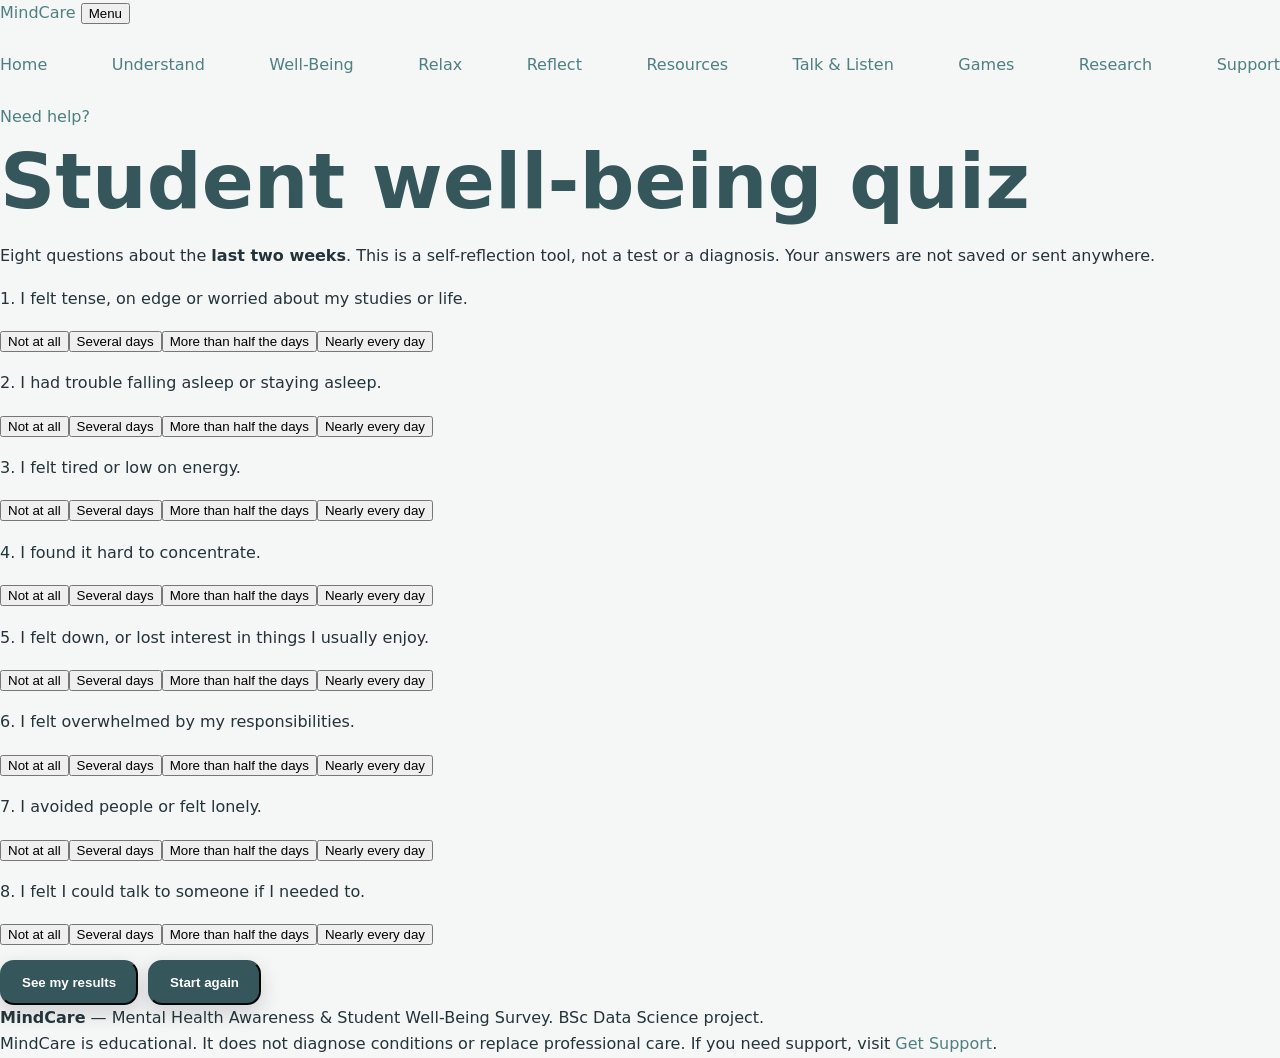
<file: quiz.html>
<!DOCTYPE html>
<html lang="en"><head><meta charset="utf-8"><meta name="viewport" content="width=device-width, initial-scale=1, viewport-fit=cover"><title>Student Quiz | MindCare</title><link rel="stylesheet" href="style.css"></head>
<body><div id="site-header"></div>
<main>
<section class="sec"><div class="w">
<h1 class="ph">Student well-being quiz</h1>
<p class="mu">Eight questions about the <b>last two weeks</b>. This is a self-reflection tool, not a test or a diagnosis. Your answers are not saved or sent anywhere.</p>
<div id="qs"></div>
<div class="btns"><button class="btn" id="sub">See my results</button><button class="btn o" id="rst">Start again</button></div>
<div id="res" aria-live="polite"></div>
</div></section>
</main>
<div id="site-footer"></div><script src="script.js"></script>
<script>
const Q=[["I felt tense, on edge or worried about my studies or life.","s"],["I had trouble falling asleep or staying asleep.","e"],["I felt tired or low on energy.","e"],["I found it hard to concentrate.","f"],["I felt down, or lost interest in things I usually enjoy.","m"],["I felt overwhelmed by my responsibilities.","s"],["I avoided people or felt lonely.","c"],["I felt I could talk to someone if I needed to.","c",1]];
const OP=["Not at all","Several days","More than half the days","Nearly every day"],A=Array(Q.length).fill(null),$=s=>document.getElementById(s);
const AREA={s:["Stress and pressure","Break tasks into small steps, take regular breaks, and try the breathing trainer on the Relax page."],e:["Sleep and energy","Keep a regular bedtime, avoid phones before bed, and take short walks in daylight."],f:["Focus","Study in 25-minute blocks with 5-minute breaks, and keep your phone out of reach."],m:["Mood and interest","Do one small enjoyable thing each day and talk to someone you trust about how you feel."],c:["Connection and support","Message one person this week, join a group, and use the conversation starters on the Reflect page."]};
Q.forEach(([t],i)=>{const d=document.createElement("div");d.className="q";d.innerHTML=`<p>${i+1}. ${t}</p>`;const c=document.createElement("div");c.className="chips";c.style.margin=0;
 OP.forEach((o,v)=>{const b=document.createElement("button");b.className="chip";b.textContent=o;b.setAttribute("aria-pressed","false");b.onclick=()=>{[...c.children].forEach(x=>x.setAttribute("aria-pressed","false"));b.setAttribute("aria-pressed","true");A[i]=v};c.appendChild(b)});d.appendChild(c);$("qs").appendChild(d)});
$("sub").onclick=()=>{
 if(A.includes(null)){$("res").innerHTML='<div class="out"><p>Please answer all 8 questions to see your results.</p></div>';return}
 const sc=A.map((v,i)=>Q[i][2]?3-v:v),tot=sc.reduce((a,b)=>a+b,0),by={};
 Q.forEach(([,k],i)=>{by[k]=by[k]||{s:0,m:0};by[k].s+=sc[i];by[k].m+=3});
 const lvl=tot<=6?["Doing okay","Your answers suggest low strain right now. Keep the habits that are working for you."]:tot<=13?["Some strain","Your answers suggest some strain. Small changes and talking to someone you trust may help."]:["High strain","Your answers suggest a lot of strain. Please consider talking to a counsellor, doctor or someone you trust soon."];
 const top=Object.entries(by).sort((a,b)=>b[1].s/b[1].m-a[1].s/a[1].m).filter(e=>e[1].s>0).slice(0,2);
 let h=`<div class="out"><h3>${lvl[0]} (${tot} of 24)</h3><p>${lvl[1]}</p></div><div class="card plain" style="margin-top:16px"><h3>Where you feel it most</h3>`+
 Object.entries(by).map(([k,v])=>`<div class="row"><span>${AREA[k][0]}</span><span class="t g"><b style="width:${v.s/v.m*100}%"></b></span><span class="n">${v.s}/${v.m}</span></div>`).join("")+"</div>";
 if(top.length)h+=`<div class="card plain" style="margin-top:16px"><h3>Ideas to try</h3><ul class="list">${top.map(e=>`<li><b>${AREA[e[0]][0]}:</b> ${AREA[e[0]][1]}</li>`).join("")}</ul></div>`;
 if(tot>=14)h+='<div class="warn">If things feel heavy, you don\'t have to manage alone. Visit <a href="support.html">Get Support</a>. In India, Tele-MANAS is free and open 24/7 on 14416.</div>';
 h+='<p class="mu sm" style="margin-top:16px">This quiz is not a diagnosis. Only a qualified professional can assess mental health. In our survey, 57% of students rated academic pressure 4 or 5 out of 5, so many students feel this way.</p>';
 $("res").innerHTML=h;$("res").scrollIntoView({behavior:"smooth"})};
$("rst").onclick=()=>{A.fill(null);document.querySelectorAll(".chip").forEach(b=>b.setAttribute("aria-pressed","false"));$("res").innerHTML="";window.scrollTo({top:0,behavior:"smooth"})};
</script></body></html>
</file>
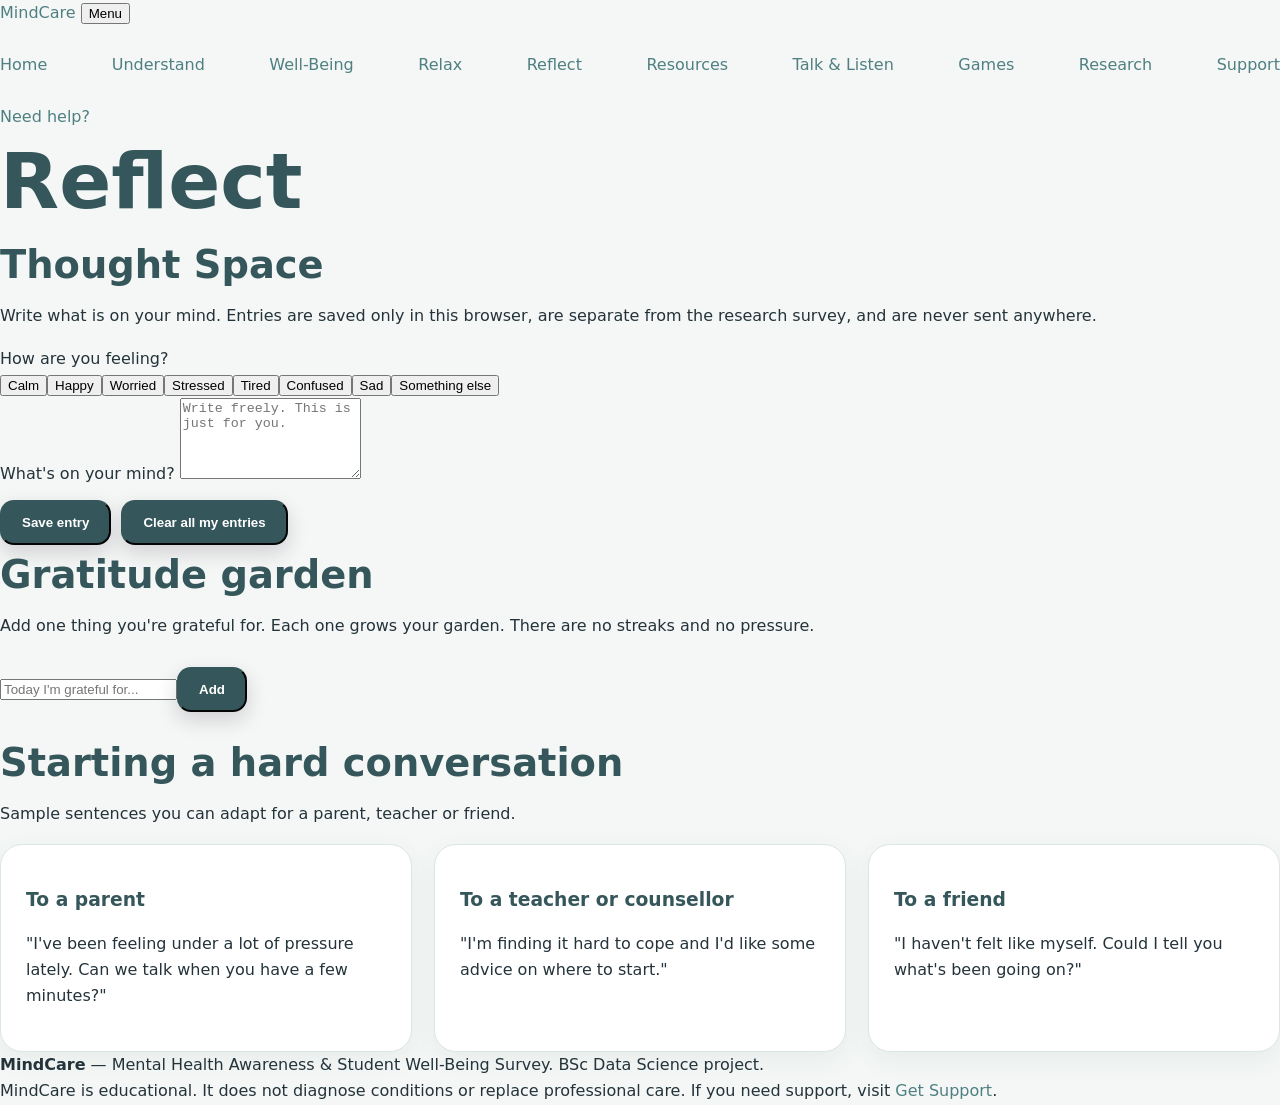
<file: reflect.html>
<!DOCTYPE html>
<html lang="en"><head><meta charset="utf-8"><meta name="viewport" content="width=device-width, initial-scale=1, viewport-fit=cover"><title>Reflect | MindCare</title><link rel="stylesheet" href="style.css"></head>
<body><div id="site-header"></div>
<main>
<section class="sec"><div class="w">
<h1 class="ph">Reflect</h1>
<h2>Thought Space</h2>
<p class="mu">Write what is on your mind. Entries are saved only in this browser, are separate from the research survey, and are never sent anywhere.</p>
<span class="lb">How are you feeling?</span><div class="chips" id="fc"></div>
<label class="lb" for="tx">What's on your mind?</label>
<textarea id="tx" rows="5" placeholder="Write freely. This is just for you."></textarea>
<div class="btns"><button class="btn" id="sv">Save entry</button><button class="btn o" id="cl">Clear all my entries</button></div>
<div id="msg" aria-live="polite"></div>
<div id="ent"></div>
</div></section>

<section class="sec alt"><div class="w">
<h2>Gratitude garden</h2>
<p class="mu">Add one thing you're grateful for. Each one grows your garden. There are no streaks and no pressure.</p>
<div class="ask"><input id="gi" aria-label="Today I'm grateful for" placeholder="Today I'm grateful for..."><button class="btn" id="ga">Add</button></div>
<p id="gd" style="font-size:1.8rem;margin-top:14px;letter-spacing:4px" aria-label="Your garden"></p><ul class="list" id="gl"></ul>
</div></section>

<section class="sec"><div class="w">
<h2>Starting a hard conversation</h2>
<p class="mu">Sample sentences you can adapt for a parent, teacher or friend.</p>
<div class="grid">
<div class="card plain"><h3>To a parent</h3><p>"I've been feeling under a lot of pressure lately. Can we talk when you have a few minutes?"</p></div>
<div class="card plain"><h3>To a teacher or counsellor</h3><p>"I'm finding it hard to cope and I'd like some advice on where to start."</p></div>
<div class="card plain"><h3>To a friend</h3><p>"I haven't felt like myself. Could I tell you what's been going on?"</p></div>
</div></div></section>
</main>
<div id="site-footer"></div><script src="script.js"></script>
<script>
const $=s=>document.querySelector(s);let feel="";
["Calm","Happy","Worried","Stressed","Tired","Confused","Sad","Something else"].forEach(f=>{const b=document.createElement("button");b.className="chip";b.textContent=f;b.setAttribute("aria-pressed","false");
b.onclick=()=>{[...$("#fc").children].forEach(x=>x.setAttribute("aria-pressed","false"));b.setAttribute("aria-pressed","true");feel=f};$("#fc").appendChild(b)});
function esc(s){const d=document.createElement("div");d.textContent=s;return d.innerHTML}
function showE(){const e=st.get("mc_thoughts");$("#ent").innerHTML=e.length?"<h3 style='margin-top:24px'>Your entries</h3>"+e.map(x=>`<div class="card plain" style="margin-top:10px"><p class="mu" style="font-size:.85rem">${esc(x.d)} ${x.f?"| "+esc(x.f):""}</p><p style="margin:0;white-space:pre-wrap">${esc(x.t)}</p></div>`).join(""):""}
$("#sv").onclick=()=>{const t=$("#tx").value.trim();if(!t){$("#msg").innerHTML='<div class="out"><p>Write a few words first.</p></div>';return}
 const e=st.get("mc_thoughts");e.unshift({t,f:feel,d:new Date().toLocaleDateString()});st.set("mc_thoughts",e);$("#tx").value="";
 let m="Thank you for putting that into words. Giving yourself space to pause and organise your thoughts may help you decide what you want to do next.";
 if(SOS.test(t))m=SUP+' You can also visit <a href="support.html">Get Support</a>.';
 $("#msg").innerHTML='<div class="out"><p>'+m+"</p></div>";showE()};
$("#cl").onclick=()=>{if(confirm("Delete all your saved entries from this browser?")){st.clear("mc_thoughts");showE()}};
function showG(){const g=st.get("mc_grat");$("#gd").textContent=g.map(()=>"\u{1F331}").join("");$("#gl").innerHTML=g.map(x=>"<li>"+esc(x)+"</li>").join("")}
$("#ga").onclick=()=>{const v=$("#gi").value.trim();if(!v)return;const g=st.get("mc_grat");g.unshift(v);st.set("mc_grat",g);$("#gi").value="";showG()};
showE();showG();
</script></body></html>
</file>
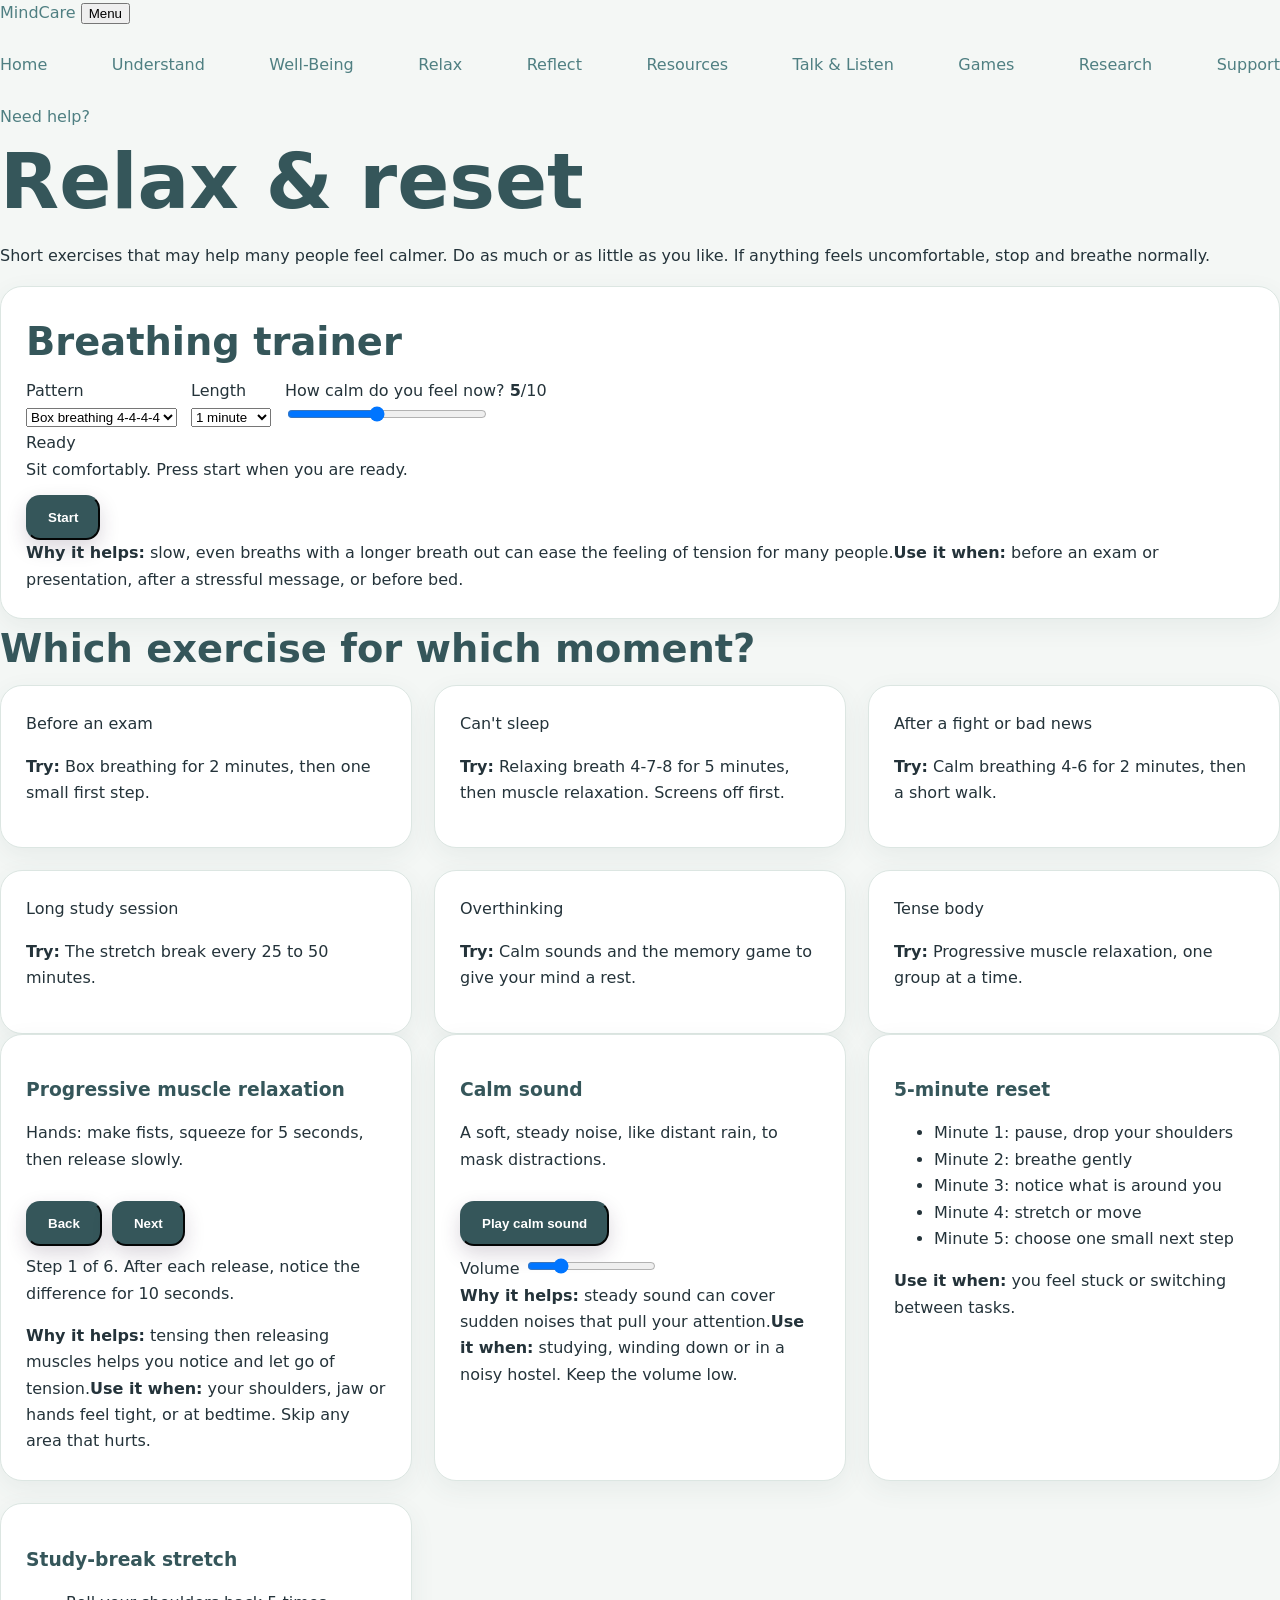
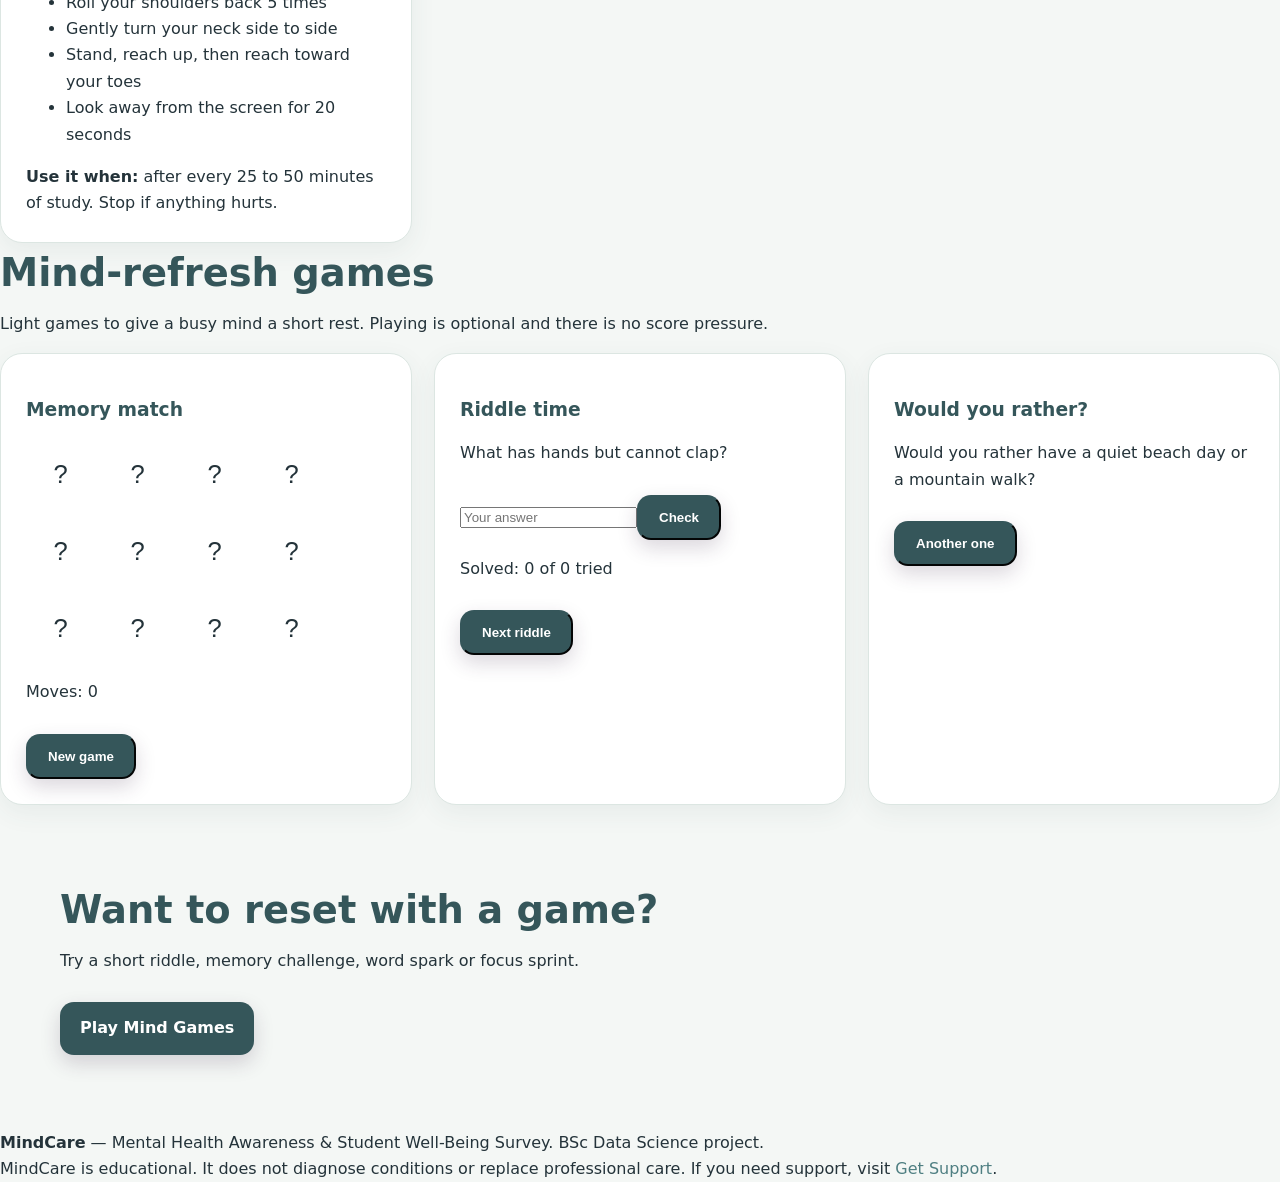
<file: relax.html>
<!DOCTYPE html>
<html lang="en"><head><meta charset="utf-8"><meta name="viewport" content="width=device-width, initial-scale=1, viewport-fit=cover"><title>Relax | MindCare</title><link rel="stylesheet" href="style.css">
<style>.mem{display:grid;grid-template-columns:repeat(4,1fr);gap:8px;max-width:300px;margin:12px 0}.mem button{aspect-ratio:1;font-size:1.6rem;border-radius:12px;border:1px solid var(--ln);background:var(--skyl);color:var(--sky);cursor:pointer}.mem button.on{background:var(--sf)}.mem button:disabled{opacity:.6}</style></head>
<body><div id="site-header"></div>
<main>
<section class="sec" id="breathing"><div class="w">
<h1 class="ph">Relax &amp; reset</h1>
<p class="mu">Short exercises that may help many people feel calmer. Do as much or as little as you like. If anything feels uncomfortable, stop and breathe normally.</p>
<div class="card plain">
<h2>Breathing trainer</h2>
<div style="display:flex;gap:14px;flex-wrap:wrap">
<label>Pattern<br><select id="pat"><option value="box">Box breathing 4-4-4-4</option><option value="calm">Calm breathing 4-6</option><option value="relax">Relaxing breath 4-7-8</option></select></label>
<label>Length<br><select id="dur"><option value="1">1 minute</option><option value="2">2 minutes</option><option value="5">5 minutes</option></select></label>
<label>How calm do you feel now? <b id="bv">5</b>/10<br><input type="range" id="before" min="1" max="10" value="5" style="width:200px"></label>
</div>
<div class="orb" id="orb" aria-hidden="true"></div>
<div class="orbtxt" id="otxt" aria-live="polite"><div class="big">Ready</div><div class="mu">Sit comfortably. Press start when you are ready.</div></div>
<div class="btns" style="justify-content:center"><button class="btn" id="bs">Start</button></div>
<div id="after" hidden class="out"><label>How calm do you feel now? <b id="av">5</b>/10<br><input type="range" id="aft" min="1" max="10" value="5" style="width:220px"></label><div class="btns"><button class="btn o sm2" id="cmp">See the difference</button></div><p id="cres" style="margin-top:10px"></p></div>
<div class="why"><span><b>Why it helps:</b> slow, even breaths with a longer breath out can ease the feeling of tension for many people.</span><span><b>Use it when:</b> before an exam or presentation, after a stressful message, or before bed.</span></div>
</div>
</div></section>

<section class="sec alt"><div class="w">
<h2>Which exercise for which moment?</h2>
<div class="grid">
<div class="card plain"><span class="tag">Before an exam</span><p><b>Try:</b> Box breathing for 2 minutes, then one small first step.</p></div>
<div class="card plain"><span class="tag">Can't sleep</span><p><b>Try:</b> Relaxing breath 4-7-8 for 5 minutes, then muscle relaxation. Screens off first.</p></div>
<div class="card plain"><span class="tag">After a fight or bad news</span><p><b>Try:</b> Calm breathing 4-6 for 2 minutes, then a short walk.</p></div>
<div class="card plain"><span class="tag">Long study session</span><p><b>Try:</b> The stretch break every 25 to 50 minutes.</p></div>
<div class="card plain"><span class="tag">Overthinking</span><p><b>Try:</b> Calm sounds and the memory game to give your mind a rest.</p></div>
<div class="card plain"><span class="tag">Tense body</span><p><b>Try:</b> Progressive muscle relaxation, one group at a time.</p></div>
</div></div></section>

<section class="sec"><div class="w">
<div class="grid" style="margin-top:0">
<div class="card plain"><h3>Progressive muscle relaxation</h3><p id="pt"></p><div class="btns" style="margin-top:6px"><button class="btn o sm2" id="pb">Back</button><button class="btn sm2" id="pn">Next</button></div><p class="mu sm" id="pc" style="margin-top:8px"></p>
<div class="why"><span><b>Why it helps:</b> tensing then releasing muscles helps you notice and let go of tension.</span><span><b>Use it when:</b> your shoulders, jaw or hands feel tight, or at bedtime. Skip any area that hurts.</span></div></div>
<div class="card plain"><h3>Calm sound</h3><p>A soft, steady noise, like distant rain, to mask distractions.</p><div class="btns" style="margin-top:0"><button class="btn sm2" id="sb">Play calm sound</button></div><label class="sm mu" style="display:block;margin-top:10px">Volume <input type="range" id="vol" min="1" max="60" value="15"></label>
<div class="why"><span><b>Why it helps:</b> steady sound can cover sudden noises that pull your attention.</span><span><b>Use it when:</b> studying, winding down or in a noisy hostel. Keep the volume low.</span></div></div>
<div class="card plain"><h3>5-minute reset</h3><ul class="list"><li>Minute 1: pause, drop your shoulders</li><li>Minute 2: breathe gently</li><li>Minute 3: notice what is around you</li><li>Minute 4: stretch or move</li><li>Minute 5: choose one small next step</li></ul>
<div class="why"><span><b>Use it when:</b> you feel stuck or switching between tasks.</span></div></div>
<div class="card plain"><h3>Study-break stretch</h3><ul class="list"><li>Roll your shoulders back 5 times</li><li>Gently turn your neck side to side</li><li>Stand, reach up, then reach toward your toes</li><li>Look away from the screen for 20 seconds</li></ul>
<div class="why"><span><b>Use it when:</b> after every 25 to 50 minutes of study. Stop if anything hurts.</span></div></div>
</div></div></section>

<section class="sec alt"><div class="w">
<h2>Mind-refresh games</h2>
<p class="mu">Light games to give a busy mind a short rest. Playing is optional and there is no score pressure.</p>
<div class="grid">
<div class="card plain"><h3>Memory match</h3><div class="mem" id="mem"></div><p class="mu sm" id="mm">Moves: 0</p><button class="btn o sm2" id="mr">New game</button></div>
<div class="card plain"><h3>Riddle time</h3><p id="rq"></p><div class="ask" style="margin-top:0"><input id="ri" aria-label="Your answer" placeholder="Your answer"><button class="btn sm2" id="rc">Check</button></div><p id="rm" class="sm" style="margin-top:10px"></p><p class="mu sm" id="rs"></p><button class="btn o sm2" id="rn">Next riddle</button></div>
<div class="card plain"><h3>Would you rather?</h3><p id="wq"></p><button class="btn o sm2" id="wn">Another one</button></div>
</div></div></section>
<section class="section"><div class="wrap"><div class="mw-games-banner"><div><h2>Want to reset with a game?</h2><p>Try a short riddle, memory challenge, word spark or focus sprint.</p></div><a class="btn" href="games.html">Play Mind Games</a></div></div></section></main>
<div id="site-footer"></div><script src="script.js"></script>
<script>
const $=s=>document.getElementById(s);
/* Breathing trainer */
const PAT={box:[["Breathe in",4],["Hold",4],["Breathe out",4],["Hold",4]],calm:[["Breathe in",4],["Breathe out",6]],relax:[["Breathe in",4],["Hold",7],["Breathe out",8]]};
let tm=null,el=0,tot=0,pi=0,left=0,cur=null;
const fmt=s=>Math.floor(s/60)+":"+String(s%60).padStart(2,"0");
function phase(){const[n,l]=cur[pi];left=l;$("orb").style.transitionDuration=l+"s";if(n==="Breathe in")$("orb").style.transform="scale(1)";if(n==="Breathe out")$("orb").style.transform="scale(.6)";show()}
function show(){$("otxt").innerHTML=`<div class="big">${cur[pi][0]}</div><div class="mu">${left} &middot; ${fmt(tot-el)} left</div>`}
function stop(msg){clearInterval(tm);tm=null;$("bs").textContent="Start";$("orb").style.transitionDuration="1.5s";$("orb").style.transform="scale(.8)";if(msg){$("otxt").innerHTML='<div class="big">Well done</div><div class="mu">Notice how your body feels now.</div>';$("after").hidden=false}else $("otxt").innerHTML='<div class="big">Paused</div><div class="mu">Press start whenever you like.</div>'}
$("bs").onclick=()=>{if(tm){stop(false);return}
 cur=PAT[$("pat").value];tot=+$("dur").value*60;el=0;pi=0;$("after").hidden=true;$("cres").textContent="";$("bs").textContent="Stop";phase();
 tm=setInterval(()=>{el++;left--;if(el>=tot){stop(true);return}if(left<=0){pi=(pi+1)%cur.length;phase()}else show()},1000)};
$("before").oninput=e=>$("bv").textContent=e.target.value;$("aft").oninput=e=>$("av").textContent=e.target.value;
$("cmp").onclick=()=>{const b=+$("before").value,a=+$("aft").value,d=a-b;$("cres").textContent=d>0?`Before: ${b}, after: ${a}. You feel ${d} point${d>1?"s":""} calmer. Nice work.`:d===0?`Before: ${b}, after: ${a}. No change this time, which is normal. Try again, or another exercise.`:`Before: ${b}, after: ${a}. If you feel less calm, that's okay. Stop, breathe normally, or try a different exercise.`};
/* Progressive muscle relaxation */
const P=["Hands: make fists, squeeze for 5 seconds, then release slowly.","Arms: bend your elbows and tense your arms for 5 seconds, then let them drop.","Shoulders: lift them toward your ears for 5 seconds, then release.","Face: scrunch your face gently for 5 seconds, then soften your jaw and forehead.","Stomach: tighten your stomach muscles for 5 seconds, then release.","Legs and feet: press your feet down and tense your legs for 5 seconds, then release."];
let pp=0;function pr(){$("pt").textContent=P[pp];$("pc").textContent=`Step ${pp+1} of ${P.length}. After each release, notice the difference for 10 seconds.`}
$("pn").onclick=()=>{pp=(pp+1)%P.length;pr()};$("pb").onclick=()=>{pp=(pp+P.length-1)%P.length;pr()};pr();
/* Calm sound (generated in the browser, no files needed) */
let ac=null,src=null,gn=null;
$("sb").onclick=()=>{if(src){src.stop();src=null;$("sb").textContent="Play calm sound";return}
 try{ac=ac||new(window.AudioContext||window.webkitAudioContext)();if(ac.state==="suspended")ac.resume();
 const len=ac.sampleRate*3,b=ac.createBuffer(1,len,ac.sampleRate),d=b.getChannelData(0);let l=0;for(let i=0;i<len;i++){l=(l+.02*(Math.random()*2-1))/1.02;d[i]=l*3.5}
 src=ac.createBufferSource();src.buffer=b;src.loop=true;gn=ac.createGain();gn.gain.value=$("vol").value/100;src.connect(gn);gn.connect(ac.destination);src.start();$("sb").textContent="Stop sound"}catch(e){$("sb").textContent="Sound not supported"}};
$("vol").oninput=()=>{if(gn)gn.gain.value=$("vol").value/100};
/* Memory match */
const SY=["\u2600","\u263E","\u2605","\u2661","\u273F","\u266A"];let cards,open,moves,done,lock;
function mem(){cards=[...SY,...SY].sort(()=>Math.random()-.5);open=[];moves=0;done=0;lock=false;$("mm").textContent="Moves: 0";
 $("mem").innerHTML="";cards.forEach((s,i)=>{const b=document.createElement("button");b.textContent="?";b.setAttribute("aria-label","Card "+(i+1));
 b.onclick=()=>{if(lock||b.disabled||open.includes(i))return;b.textContent=s;b.className="on";open.push(i);
 if(open.length===2){moves++;$("mm").textContent="Moves: "+moves;const[x,y]=open,bs=$("mem").children;
  if(cards[x]===cards[y]){bs[x].disabled=bs[y].disabled=true;open=[];done++;if(done===SY.length)$("mm").textContent=`Matched all pairs in ${moves} moves. Well done.`}
  else{lock=true;setTimeout(()=>{[x,y].forEach(k=>{bs[k].textContent="?";bs[k].className=""});open=[];lock=false},700)}}};$("mem").appendChild(b)})}
$("mr").onclick=mem;mem();
/* Riddles */
const RD=[["What has hands but cannot clap?","clock"],["What gets wetter the more it dries?","towel"],["What has keys but cannot open locks?","piano"],["What can you catch but not throw?","cold"],["What has a face and two hands but no arms or legs?","clock"],["What comes down but never goes up?","rain"],["The more of me you take, the more you leave behind. What am I?","footstep"]];
let ri=0,sc=0,tr=0;function rid(){$("rq").textContent=RD[ri][0];$("ri").value="";$("rm").textContent="";$("rs").textContent=`Solved: ${sc} of ${tr} tried`}
$("rc").onclick=()=>{const v=$("ri").value.trim().toLowerCase();if(!v)return;tr++;if(v.includes(RD[ri][1])){sc++;$("rm").textContent="Correct!"}else $("rm").textContent="Not quite. The answer is: "+RD[ri][1]+".";$("rs").textContent=`Solved: ${sc} of ${tr} tried`};
$("rn").onclick=()=>{ri=(ri+1)%RD.length;rid()};rid();
const WY=["Would you rather have a quiet beach day or a mountain walk?","Would you rather read a book or listen to music tonight?","Would you rather always be early or always have extra time?","Would you rather have a rainy day indoors or a sunny day outside?","Would you rather cook a meal for friends or be cooked for?"];let wi=0;
$("wq").textContent=WY[0];$("wn").onclick=()=>{wi=(wi+1)%WY.length;$("wq").textContent=WY[wi]};
</script></body></html>
</file>
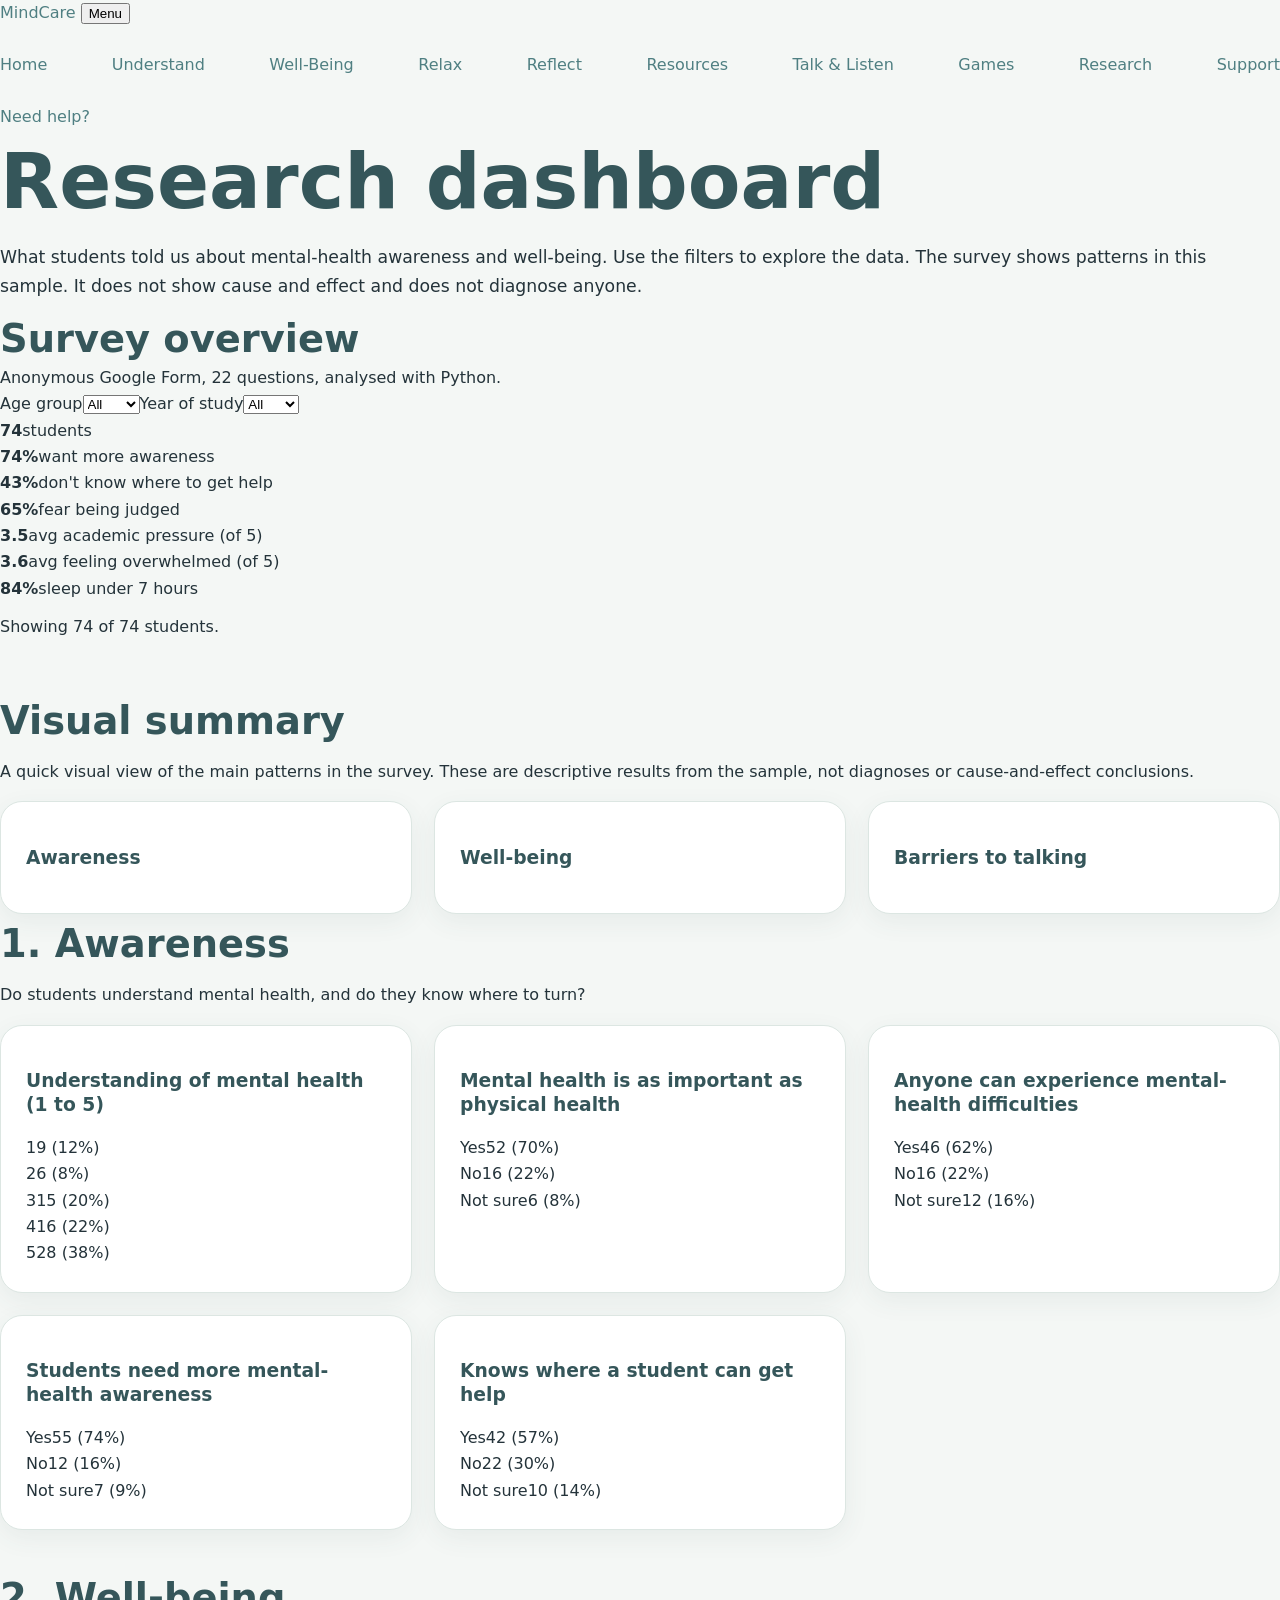
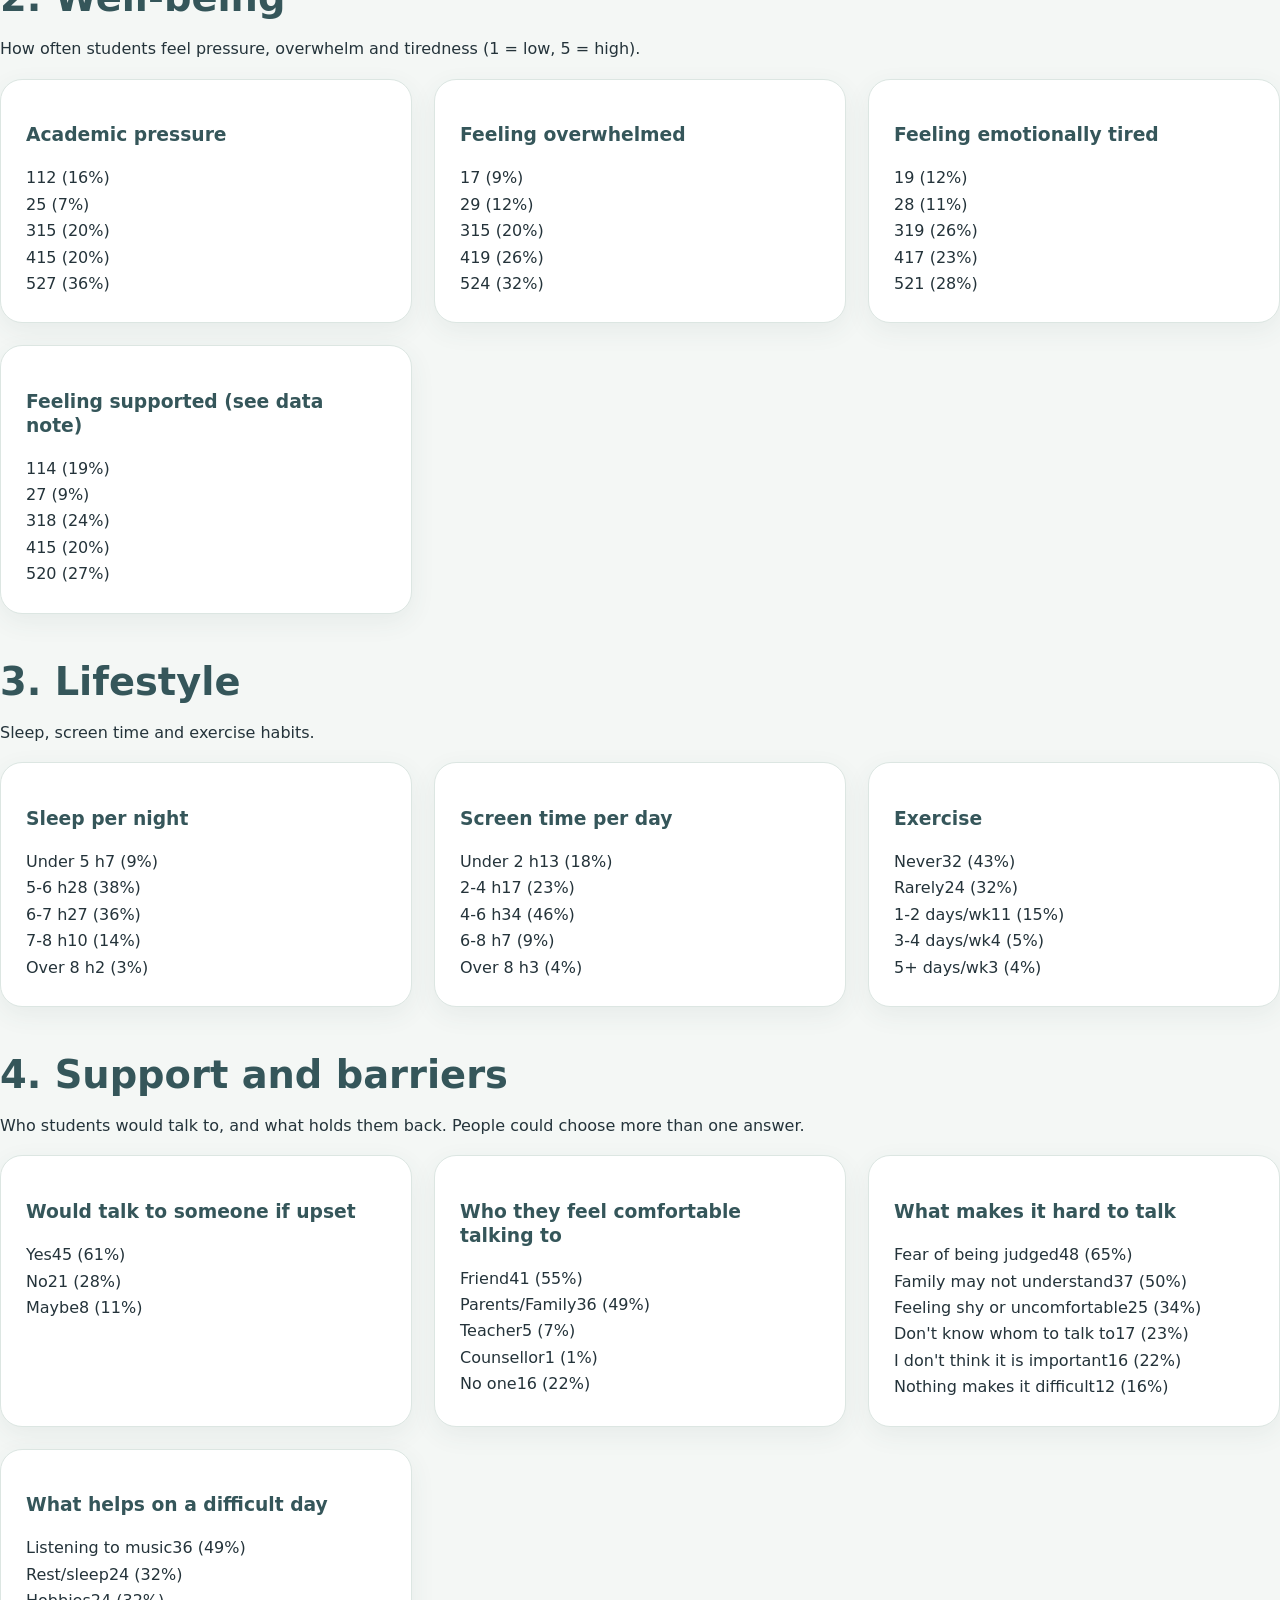
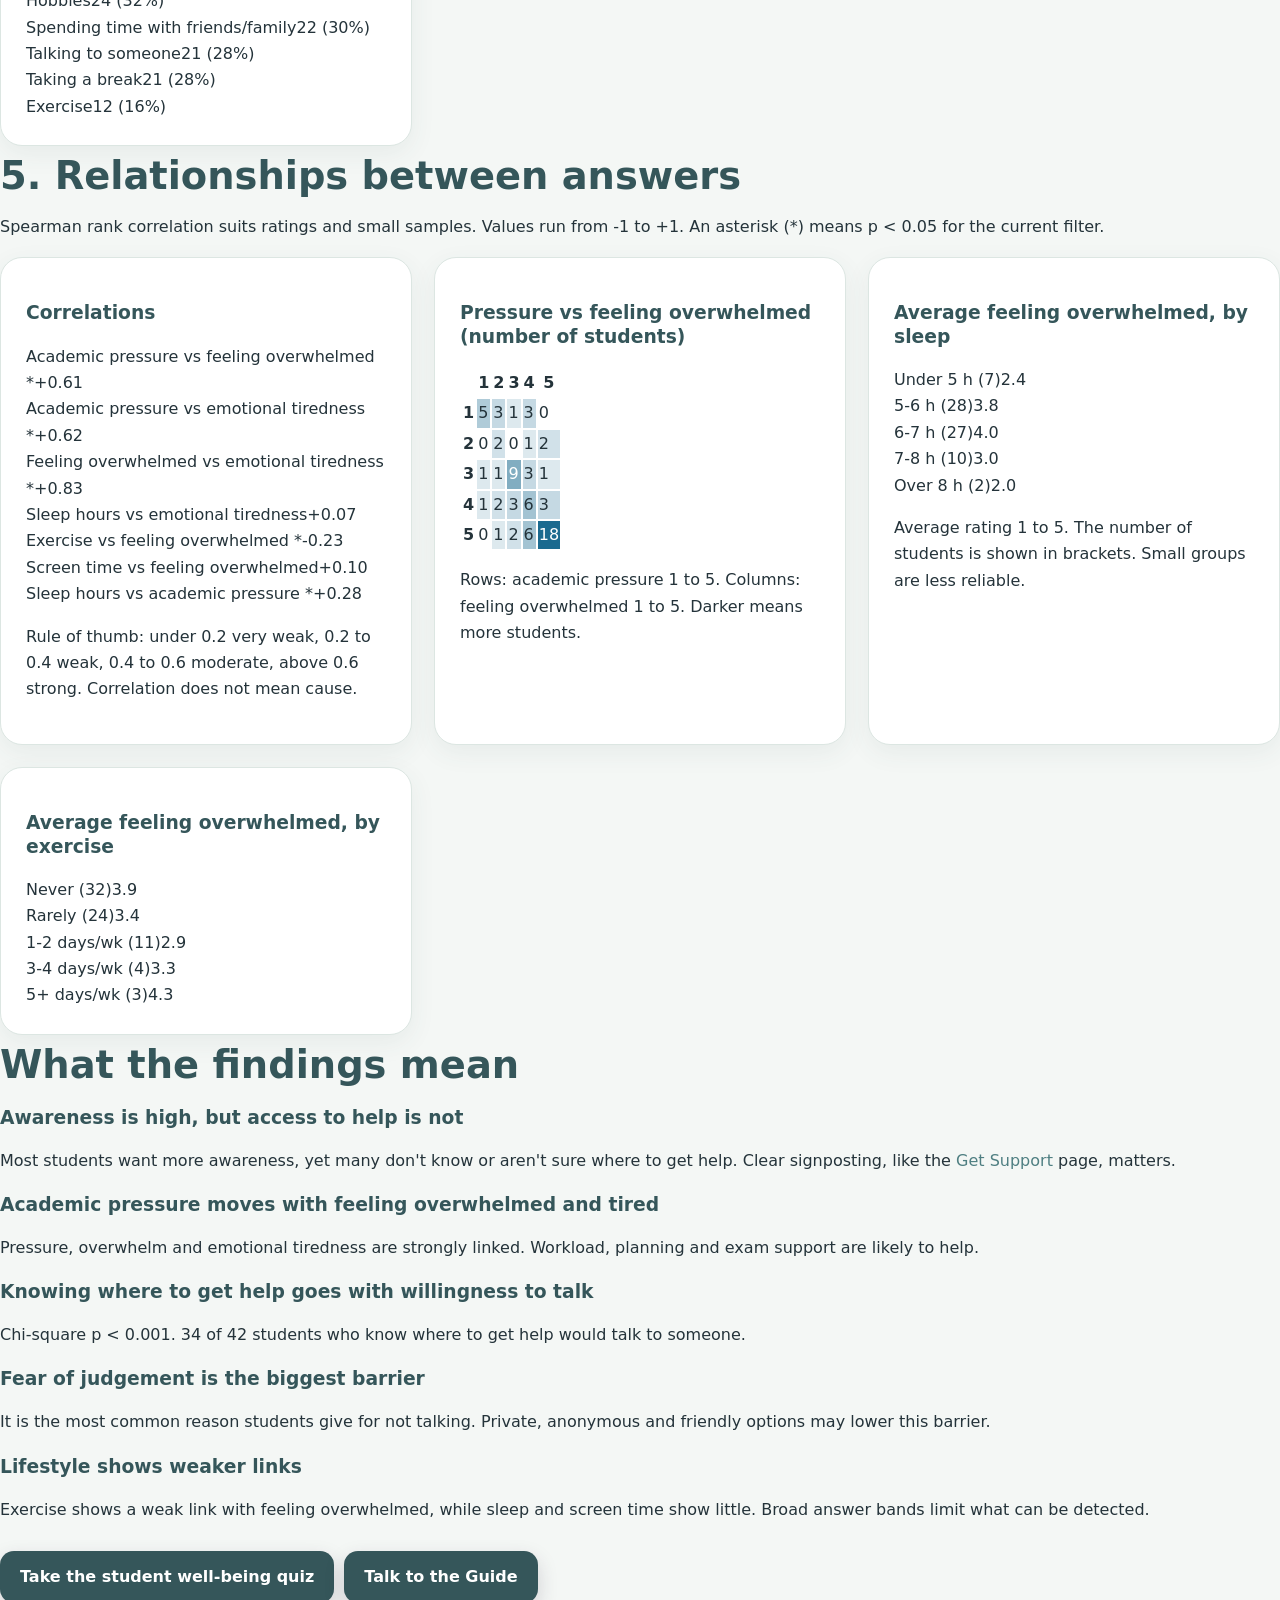
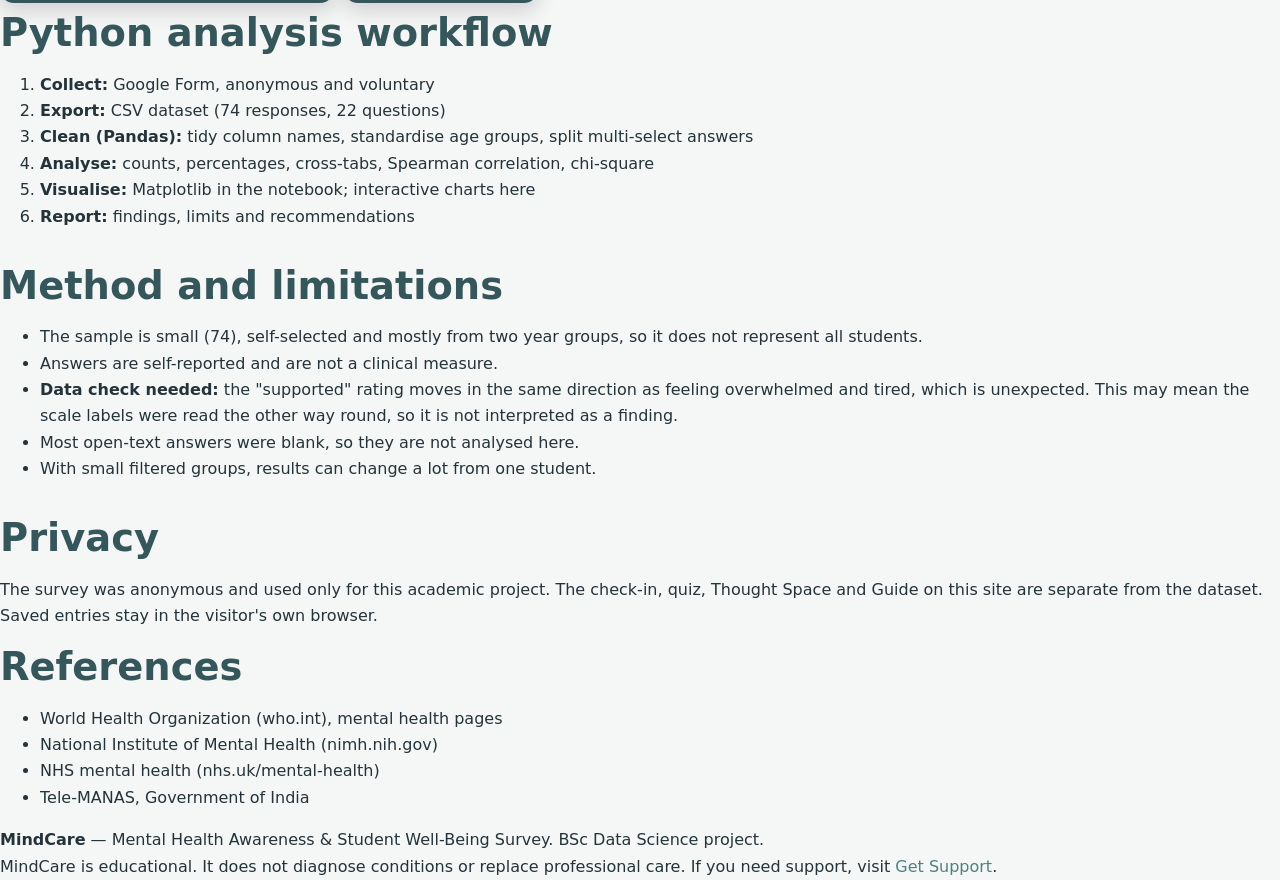
<file: research.html>
<!DOCTYPE html>
<html lang="en"><head><meta charset="utf-8"><meta name="viewport" content="width=device-width, initial-scale=1, viewport-fit=cover"><title>Research Dashboard | MindCare</title><link rel="stylesheet" href="style.css"><style>
.gbar{margin:14px 0}.gbar-head{display:flex;justify-content:space-between;gap:10px;font-size:.9rem}.gbar-track{height:11px;border-radius:999px;background:#edf1ee;overflow:hidden;margin-top:7px}.gbar-track i{display:block;height:100%;border-radius:999px;background:#5f7f73}.gbar-track i.green{background:#6ea58f}.gbar-track i.warm{background:#b28a62}.gbar-track i.blue{background:#6289a8}
</style>
</head>
<body><div id="site-header"></div>
<main>
<section class="sec" style="padding-bottom:30px"><div class="w">
<h1 class="ph">Research dashboard</h1>
<p class="mu" style="font-size:1.08rem">What students told us about mental-health awareness and well-being. Use the filters to explore the data. The survey shows patterns in this sample. It does not show cause and effect and does not diagnose anyone.</p>
<div class="dash">
<h2 style="margin-bottom:.2rem">Survey overview</h2><p style="margin:0">Anonymous Google Form, 22 questions, analysed with Python.</p>
<div class="fl"><label>Age group<select id="fa"></select></label><label>Year of study<select id="fy"></select></label></div>
<div class="kpis" id="kpi"></div>
<p class="sm" id="warn" style="margin:12px 0 0"></p>
</div></div></section>

<section class="sec" style="padding-top:20px"><div class="w">
<h2>Visual summary</h2>
<p class="mu">A quick visual view of the main patterns in the survey. These are descriptive results from the sample, not diagnoses or cause-and-effect conclusions.</p>
<div class="grid">
<div class="card plain"><h3>Awareness</h3><div id="graphAwareness"></div></div>
<div class="card plain"><h3>Well-being</h3><div id="graphWellbeing"></div></div>
<div class="card plain"><h3>Barriers to talking</h3><div id="graphBarriers"></div></div>
</div>
<h2>1. Awareness</h2>
<p class="mu">Do students understand mental health, and do they know where to turn?</p>
<div class="grid" id="g1"></div>
<h2 style="margin-top:46px">2. Well-being</h2>
<p class="mu">How often students feel pressure, overwhelm and tiredness (1 = low, 5 = high).</p>
<div class="grid" id="g2"></div>
<h2 style="margin-top:46px">3. Lifestyle</h2>
<p class="mu">Sleep, screen time and exercise habits.</p>
<div class="grid" id="g3"></div>
<h2 style="margin-top:46px">4. Support and barriers</h2>
<p class="mu">Who students would talk to, and what holds them back. People could choose more than one answer.</p>
<div class="grid" id="g4"></div>
</div></section>

<section class="sec alt"><div class="w">
<h2>5. Relationships between answers</h2>
<p class="mu">Spearman rank correlation suits ratings and small samples. Values run from -1 to +1. An asterisk (*) means p &lt; 0.05 for the current filter.</p>
<div class="grid">
<div class="card plain"><h3>Correlations</h3><div id="cor"></div><p class="sm mu">Rule of thumb: under 0.2 very weak, 0.2 to 0.4 weak, 0.4 to 0.6 moderate, above 0.6 strong. Correlation does not mean cause.</p></div>
<div class="card plain"><h3>Pressure vs feeling overwhelmed (number of students)</h3><div id="heat" style="overflow-x:auto"></div><p class="sm mu">Rows: academic pressure 1 to 5. Columns: feeling overwhelmed 1 to 5. Darker means more students.</p></div>
<div class="card plain"><h3>Average feeling overwhelmed, by sleep</h3><div id="ms"></div><p class="sm mu">Average rating 1 to 5. The number of students is shown in brackets. Small groups are less reliable.</p></div>
<div class="card plain"><h3>Average feeling overwhelmed, by exercise</h3><div id="mx"></div></div>
</div></div></section>

<section class="sec"><div class="w">
<h2>What the findings mean</h2>
<div class="fd"><h3>Awareness is high, but access to help is not</h3><p>Most students want more awareness, yet many don't know or aren't sure where to get help. Clear signposting, like the <a href="support.html">Get Support</a> page, matters.</p></div>
<div class="fd"><h3>Academic pressure moves with feeling overwhelmed and tired</h3><p>Pressure, overwhelm and emotional tiredness are strongly linked. Workload, planning and exam support are likely to help.</p></div>
<div class="fd"><h3>Knowing where to get help goes with willingness to talk</h3><p>Chi-square p &lt; 0.001. 34 of 42 students who know where to get help would talk to someone.</p></div>
<div class="fd"><h3>Fear of judgement is the biggest barrier</h3><p>It is the most common reason students give for not talking. Private, anonymous and friendly options may lower this barrier.</p></div>
<div class="fd"><h3>Lifestyle shows weaker links</h3><p>Exercise shows a weak link with feeling overwhelmed, while sleep and screen time show little. Broad answer bands limit what can be detected.</p></div>
<div class="btns"><a class="btn" href="quiz.html">Take the student well-being quiz</a><a class="btn o" href="chatbot.html">Talk to the Guide</a></div>
</div></section>

<section class="sec alt"><div class="w">
<h2>Python analysis workflow</h2>
<ol class="list"><li><b>Collect:</b> Google Form, anonymous and voluntary</li><li><b>Export:</b> CSV dataset (74 responses, 22 questions)</li><li><b>Clean (Pandas):</b> tidy column names, standardise age groups, split multi-select answers</li><li><b>Analyse:</b> counts, percentages, cross-tabs, Spearman correlation, chi-square</li><li><b>Visualise:</b> Matplotlib in the notebook; interactive charts here</li><li><b>Report:</b> findings, limits and recommendations</li></ol>
<h2 style="margin-top:34px">Method and limitations</h2>
<ul class="list"><li>The sample is small (74), self-selected and mostly from two year groups, so it does not represent all students.</li><li>Answers are self-reported and are not a clinical measure.</li><li><b>Data check needed:</b> the "supported" rating moves in the same direction as feeling overwhelmed and tired, which is unexpected. This may mean the scale labels were read the other way round, so it is not interpreted as a finding.</li><li>Most open-text answers were blank, so they are not analysed here.</li><li>With small filtered groups, results can change a lot from one student.</li></ul>
<h2 style="margin-top:34px">Privacy</h2>
<p>The survey was anonymous and used only for this academic project. The check-in, quiz, Thought Space and Guide on this site are separate from the dataset. Saved entries stay in the visitor's own browser.</p>
<h2>References</h2>
<ul class="list"><li>World Health Organization (who.int), mental health pages</li><li>National Institute of Mental Health (nimh.nih.gov)</li><li>NHS mental health (nhs.uk/mental-health)</li><li>Tele-MANAS, Government of India</li></ul>
</div></section>
</main>
<div id="site-footer"></div>
<script src="data.js"></script><script src="script.js"></script>
<script>
const ALL=SURVEY.rows,O=SURVEY.opts,$=s=>document.getElementById(s);let F=ALL;
const avg=a=>a.reduce((x,y)=>x+y,0)/(a.length||1),pct=(a,n)=>n?Math.round(a/n*100):0;
function fill(id,vals){$(id).innerHTML=vals.map(v=>`<option>${v}</option>`).join("")}
fill("fa",["All","17-18","19-21","22-24","25-27"]);fill("fy",["All","1st","2nd","3rd","Other"]);
function bars(el,labels,counts,n,g){const m=Math.max(...counts,1);el.innerHTML=labels.map((l,i)=>`<div class="row"><span>${l}</span><span class="t${g?" g":""}"><b style="width:${counts[i]/m*100}%"></b></span><span class="n">${counts[i]} (${pct(counts[i],n)}%)</span></div>`).join("")}
function single(k,off,len){const c=Array(len).fill(0);F.forEach(r=>c[r[k]-off]++);return c}
function multi(k,len){const c=Array(len).fill(0);F.forEach(r=>r[k].forEach(i=>c[i]++));return c}
const YN=["Yes","No","Not sure"],YM=["Yes","No","Maybe"],R5=["1","2","3","4","5"];
const CH=[
["g1","Understanding of mental health (1 to 5)","u",1,R5],["g1","Mental health is as important as physical health","i",0,YN],["g1","Anyone can experience mental-health difficulties","an",0,YN],["g1","Students need more mental-health awareness","nd",0,YN],["g1","Knows where a student can get help","k",0,YN],
["g2","Academic pressure","p",1,R5],["g2","Feeling overwhelmed","o",1,R5],["g2","Feeling emotionally tired","e",1,R5],["g2","Feeling supported (see data note)","s",1,R5],
["g3","Sleep per night","sl",0,["Under 5 h","5-6 h","6-7 h","7-8 h","Over 8 h"]],["g3","Screen time per day","sc",0,["Under 2 h","2-4 h","4-6 h","6-8 h","Over 8 h"]],["g3","Exercise","x",0,["Never","Rarely","1-2 days/wk","3-4 days/wk","5+ days/wk"]],
["g4","Would talk to someone if upset","t",0,YM],["g4","Who they feel comfortable talking to","w",null,O.W],["g4","What makes it hard to talk","b",null,O.B],["g4","What helps on a difficult day","h",null,O.H]];
CH.forEach(c=>{const d=document.createElement("div");d.className="card plain";d.innerHTML=`<h3>${c[1]}</h3><div></div>`;$(c[0]).appendChild(d)});
function rank(a){const s=a.map((v,i)=>[v,i]).sort((x,y)=>x[0]-y[0]),r=Array(a.length);for(let i=0;i<s.length;){let j=i;while(j+1<s.length&&s[j+1][0]===s[i][0])j++;const rk=(i+j)/2+1;for(let k=i;k<=j;k++)r[s[k][1]]=rk;i=j+1}return r}
function pear(x,y){const mx=avg(x),my=avg(y);let a=0,b=0,c=0;for(let i=0;i<x.length;i++){a+=(x[i]-mx)*(y[i]-my);b+=(x[i]-mx)**2;c+=(y[i]-my)**2}return b&&c?a/Math.sqrt(b*c):0}
const spear=(a,b)=>pear(rank(F.map(r=>r[a])),rank(F.map(r=>r[b])));
const PR=[["Academic pressure vs feeling overwhelmed","p","o"],["Academic pressure vs emotional tiredness","p","e"],["Feeling overwhelmed vs emotional tiredness","o","e"],["Sleep hours vs emotional tiredness","sl","e"],["Exercise vs feeling overwhelmed","x","o"],["Screen time vs feeling overwhelmed","sc","o"],["Sleep hours vs academic pressure","sl","p"]];
function render(){
 const a=$("fa").value,y=$("fy").value;F=ALL.filter(r=>(a==="All"||r.a===a)&&(y==="All"||r.y===y));const n=F.length;
 $("warn").textContent=n===0?"No students match this filter. Try a different combination.":n<15?`Only ${n} students match this filter, so treat the results with care.`:`Showing ${n} of ${ALL.length} students.`;
 const k=[[n,"students"],[pct(F.filter(r=>r.nd===0).length,n)+"%","want more awareness"],[pct(F.filter(r=>r.k!==0).length,n)+"%","don't know where to get help"],[pct(F.filter(r=>r.b.includes(0)).length,n)+"%","fear being judged"],[avg(F.map(r=>r.p)).toFixed(1),"avg academic pressure (of 5)"],[avg(F.map(r=>r.o)).toFixed(1),"avg feeling overwhelmed (of 5)"],[pct(F.filter(r=>r.sl<=2).length,n)+"%","sleep under 7 hours"]];
 $("kpi").innerHTML=k.map(([b,t])=>`<div class="kpi"><b>${b}</b><span>${t}</span></div>`).join("");
 const cards=[...document.querySelectorAll("#g1 .card,#g2 .card,#g3 .card,#g4 .card")];
 CH.forEach((c,i)=>{const box=cards[i].lastElementChild,counts=c[3]===null?multi(c[2],c[4].length):single(c[2],c[3],c[4].length);bars(box,c[4],counts,n,i%2)});
 $("cor").innerHTML=PR.map(([l,x,z])=>{const r=spear(x,z),t=n>3?r*Math.sqrt((n-2)/(1-r*r||1e-9)):0,sig=n>=10&&Math.abs(t)>=1.99;
  return `<div class="row"><span>${l}${sig?" *":""}</span><span class="t${r<0?"":" g"}"><b style="width:${Math.min(100,Math.abs(r)*100)}%"></b></span><span class="n">${r>=0?"+":""}${r.toFixed(2)}</span></div>`}).join("");
 const M=Array.from({length:5},()=>Array(5).fill(0));F.forEach(r=>M[r.p-1][r.o-1]++);const mx=Math.max(...M.flat(),1);
 $("heat").innerHTML='<table class="heat"><tr><th></th>'+R5.map(v=>`<th>${v}</th>`).join("")+"</tr>"+M.map((row,i)=>`<tr><th>${i+1}</th>`+row.map(v=>`<td style="background:rgba(27,106,143,${(v/mx*.9+(v?.1:0)).toFixed(2)});color:${v/mx>.45?"#fff":"inherit"}">${v}</td>`).join("")+"</tr>").join("")+"</table>";
 const grp=(key,labels,el)=>{el.innerHTML=labels.map((l,i)=>{const g=F.filter(r=>r[key]===i),v=g.length?avg(g.map(r=>r.o)):0;return `<div class="row"><span>${l} (${g.length})</span><span class="t"><b style="width:${v/5*100}%"></b></span><span class="n">${g.length?v.toFixed(1):"-"}</span></div>`}).join("")};
 grp("sl",CH[9][4],$("ms"));grp("x",CH[11][4],$("mx"));
}
$("fa").onchange=render;$("fy").onchange=render;render();
</script></body></html>
</file>
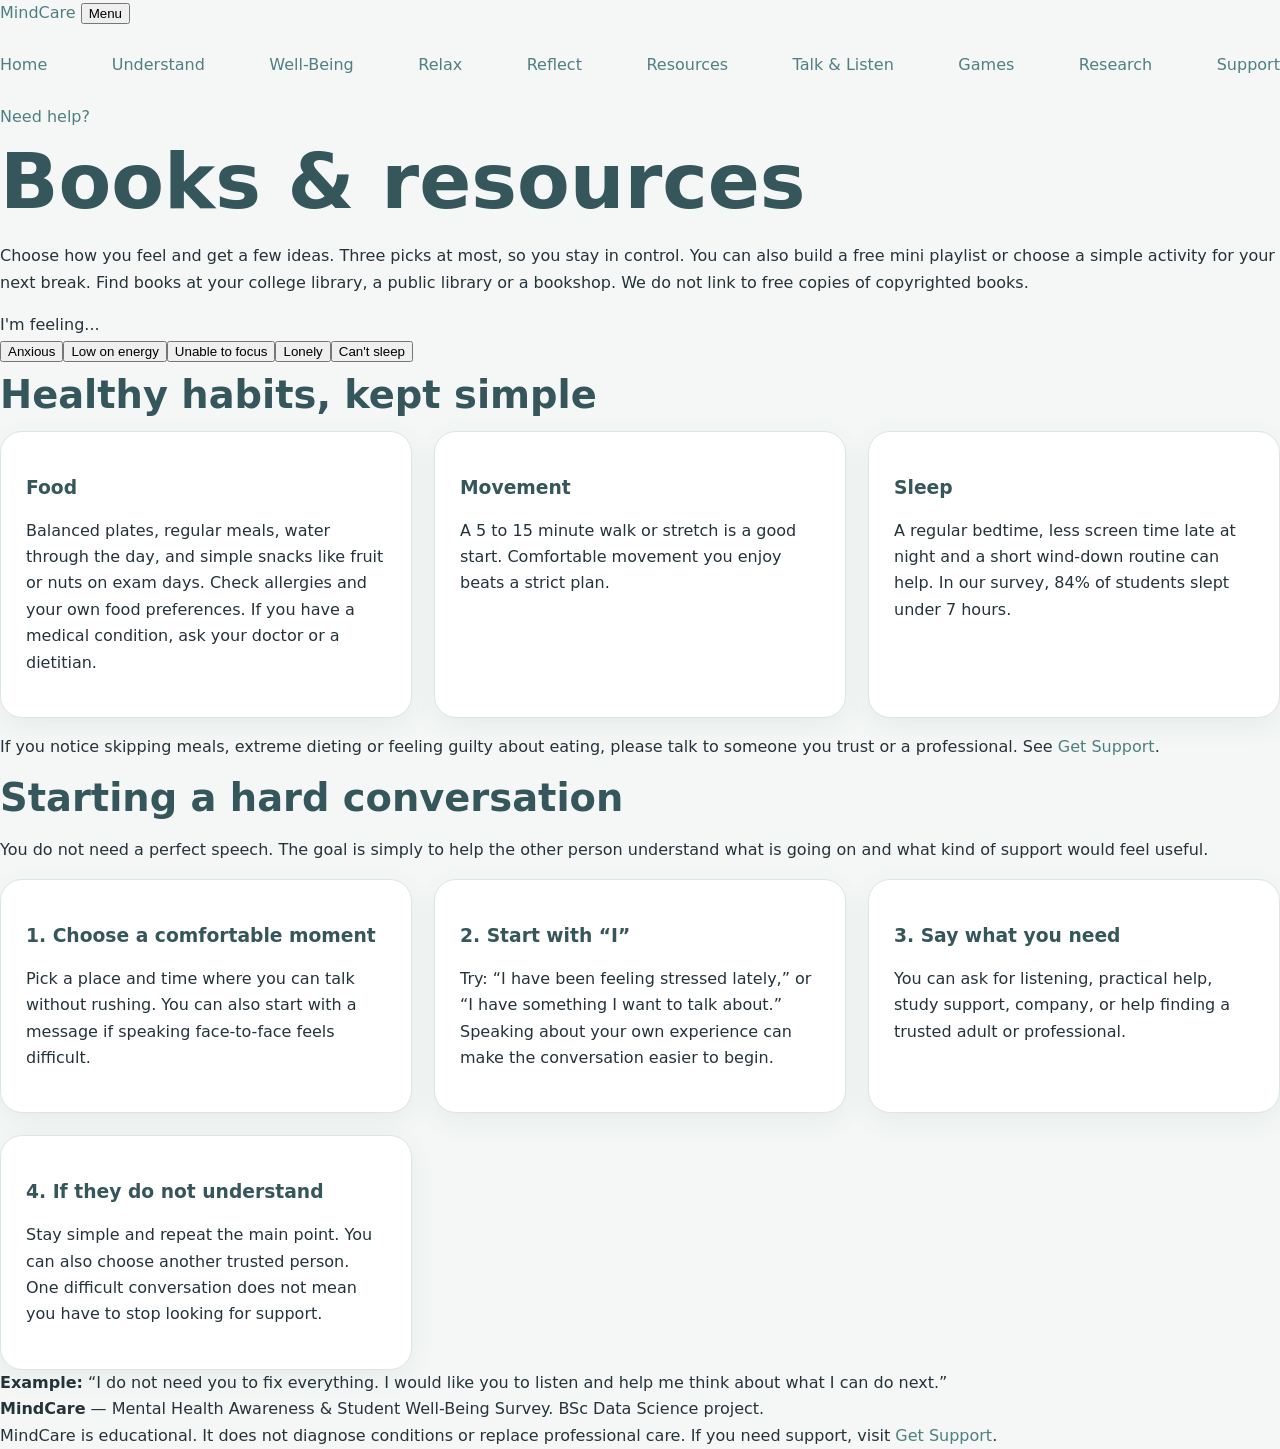
<file: resources.html>
<!DOCTYPE html>
<html lang="en"><head><meta charset="utf-8"><meta name="viewport" content="width=device-width, initial-scale=1, viewport-fit=cover"><title>Books & Resources | MindCare</title><link rel="stylesheet" href="style.css"></head>
<body><div id="site-header"></div>
<main>
<section class="sec"><div class="w">
<h1 class="ph">Books &amp; resources</h1>
<p class="mu">Choose how you feel and get a few ideas. Three picks at most, so you stay in control. You can also build a free mini playlist or choose a simple activity for your next break. Find books at your college library, a public library or a bookshop. We do not link to free copies of copyrighted books.</p>
<span class="lb">I'm feeling...</span><div class="chips" id="mc"></div>
<div id="rs" aria-live="polite"></div>
</div></section>

<section class="sec alt"><div class="w">
<h2>Healthy habits, kept simple</h2>
<div class="grid">
<div class="card plain"><h3>Food</h3><p>Balanced plates, regular meals, water through the day, and simple snacks like fruit or nuts on exam days. Check allergies and your own food preferences. If you have a medical condition, ask your doctor or a dietitian.</p></div>
<div class="card plain"><h3>Movement</h3><p>A 5 to 15 minute walk or stretch is a good start. Comfortable movement you enjoy beats a strict plan.</p></div>
<div class="card plain"><h3>Sleep</h3><p>A regular bedtime, less screen time late at night and a short wind-down routine can help. In our survey, 84% of students slept under 7 hours.</p></div>
</div>
<div class="note"><p>If you notice skipping meals, extreme dieting or feeling guilty about eating, please talk to someone you trust or a professional. See <a href="support.html">Get Support</a>.</p></div>
</div></section>

<section class="sec"><div class="w">
<h2>Starting a hard conversation</h2>
<p class="mu">You do not need a perfect speech. The goal is simply to help the other person understand what is going on and what kind of support would feel useful.</p>
<div class="grid">
<div class="card plain"><h3>1. Choose a comfortable moment</h3><p>Pick a place and time where you can talk without rushing. You can also start with a message if speaking face-to-face feels difficult.</p></div>
<div class="card plain"><h3>2. Start with “I”</h3><p>Try: “I have been feeling stressed lately,” or “I have something I want to talk about.” Speaking about your own experience can make the conversation easier to begin.</p></div>
<div class="card plain"><h3>3. Say what you need</h3><p>You can ask for listening, practical help, study support, company, or help finding a trusted adult or professional.</p></div>
<div class="card plain"><h3>4. If they do not understand</h3><p>Stay simple and repeat the main point. You can also choose another trusted person. One difficult conversation does not mean you have to stop looking for support.</p></div>
</div>
<div class="note"><strong>Example:</strong> “I do not need you to fix everything. I would like you to listen and help me think about what I can do next.”</div>
</div></section>
</main>
<div id="site-footer"></div><script src="script.js"></script>
<script>
const M={
"Anxious":{b:["Wherever You Go, There You Are by Jon Kabat-Zinn (mindfulness basics)","The Little Prince by Antoine de Saint-Exupery (a short, gentle read)"],m:["Slow instrumental music","Rain or nature sounds","Lo-fi without lyrics"],a:["Try the Relax page","Take a short walk","Make a 10-minute calm playlist"]},
"Low on energy":{b:["Wings of Fire by A. P. J. Abdul Kalam (an uplifting life story)","Man's Search for Meaning by Viktor Frankl (about finding purpose)"],m:["Gentle upbeat songs","Favourite comfort playlist","Nature sounds"],a:["A 5-minute walk in daylight","A glass of water and a snack","Do one small creative activity"]},
"Unable to focus":{b:["A Mind for Numbers by Barbara Oakley (study skills)","Atomic Habits by James Clear (building small routines)"],m:["Lo-fi study beats","Instrumental piano","Library ambience"],a:["25 minutes of focus, then a 5-minute break","Put your phone away for one short sprint","Write the first tiny step"]},
"Lonely":{b:["Anne of Green Gables by L. M. Montgomery (comforting fiction)","The Gifts of Imperfection by Brene Brown (belonging and self-worth)"],m:["Familiar favourite songs","Songs that remind you of good memories","Soft acoustic music"],a:["Message a friend","Join a club or group activity","Sit somewhere with other people"]},
"Can't sleep":{b:["A light, familiar novel or an audiobook"],m:["Rain sounds","Soft piano","Quiet nature ambience"],a:["Screens off 30 minutes before bed","A calm wind-down routine","Keep the room comfortable and quiet"]}};
document.getElementById("mc").innerHTML="";
Object.keys(M).forEach(k=>{const b=document.createElement("button");b.className="chip";b.textContent=k;b.setAttribute("aria-pressed","false");
b.onclick=()=>{[...document.getElementById("mc").children].forEach(x=>x.setAttribute("aria-pressed","false"));b.setAttribute("aria-pressed","true");
const v=M[k],L=a=>"<ul class='list'>"+a.map(x=>"<li>"+x+"</li>").join("")+"</ul>";
document.getElementById("rs").innerHTML=`<div class="grid"><div class="card plain"><h3>Books</h3>${L(v.b)}</div><div class="card plain"><h3>Music</h3>${L(v.m)}</div><div class="card plain"><h3>Activities</h3>${L(v.a)}</div></div>`};
document.getElementById("mc").appendChild(b)});
</script></body></html>
</file>
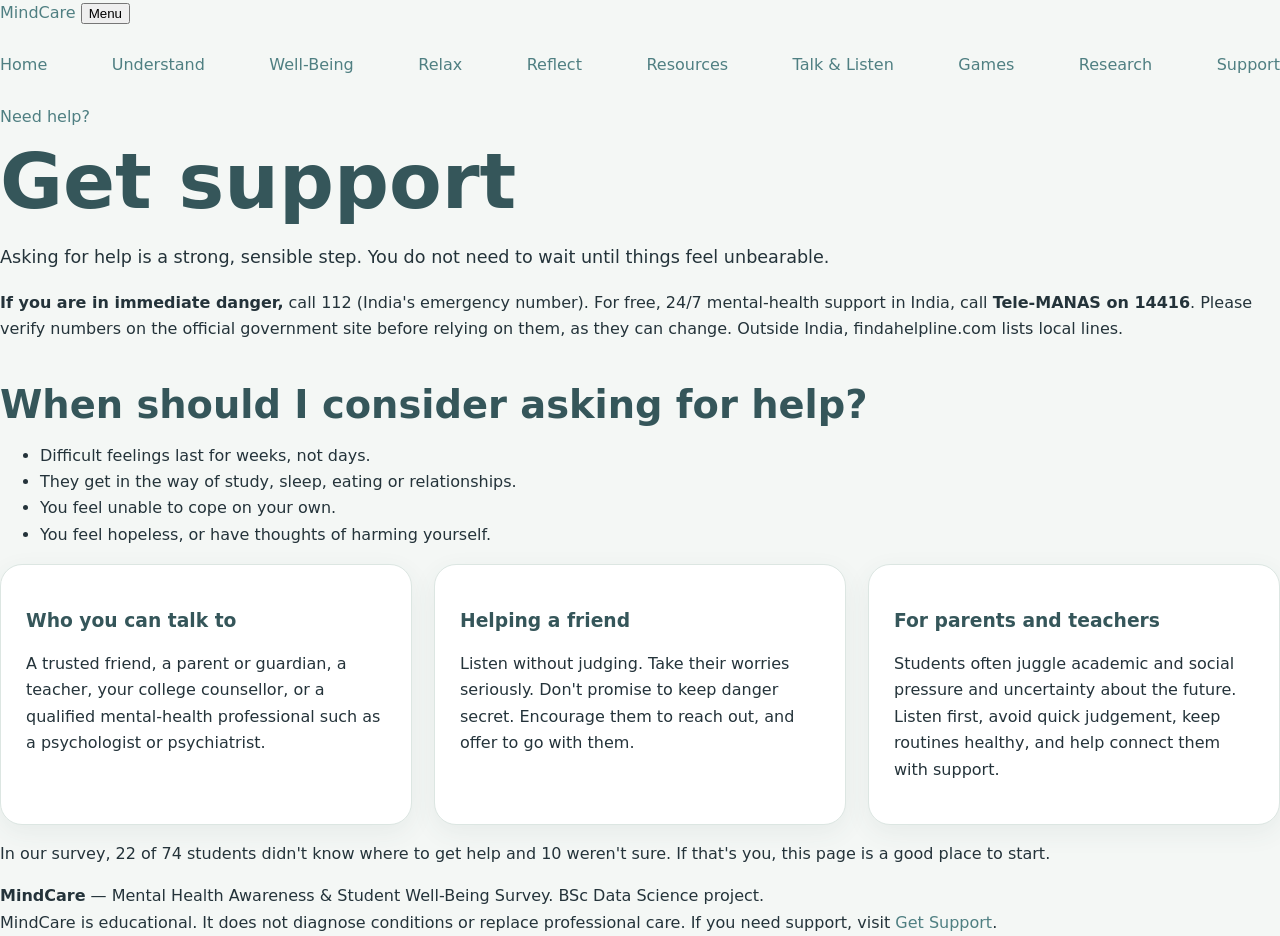
<file: support.html>
<!DOCTYPE html>
<html lang="en"><head><meta charset="utf-8"><meta name="viewport" content="width=device-width, initial-scale=1, viewport-fit=cover"><title>Get Support | MindCare</title><link rel="stylesheet" href="style.css"></head>
<body><div id="site-header"></div>
<main>
<section class="sec"><div class="w">
<h1 class="ph">Get support</h1>
<p class="mu" style="font-size:1.1rem">Asking for help is a strong, sensible step. You do not need to wait until things feel unbearable.</p>
<div class="warn"><strong>If you are in immediate danger,</strong> call 112 (India's emergency number). For free, 24/7 mental-health support in India, call <strong>Tele-MANAS on 14416</strong>. Please verify numbers on the official government site before relying on them, as they can change. Outside India, findahelpline.com lists local lines.</div>

<h2 style="margin-top:40px">When should I consider asking for help?</h2>
<ul class="list"><li>Difficult feelings last for weeks, not days.</li><li>They get in the way of study, sleep, eating or relationships.</li><li>You feel unable to cope on your own.</li><li>You feel hopeless, or have thoughts of harming yourself.</li></ul>

<div class="grid">
<div class="card plain"><h3>Who you can talk to</h3><p>A trusted friend, a parent or guardian, a teacher, your college counsellor, or a qualified mental-health professional such as a psychologist or psychiatrist.</p></div>
<div class="card plain"><h3>Helping a friend</h3><p>Listen without judging. Take their worries seriously. Don't promise to keep danger secret. Encourage them to reach out, and offer to go with them.</p></div>
<div class="card plain"><h3>For parents and teachers</h3><p>Students often juggle academic and social pressure and uncertainty about the future. Listen first, avoid quick judgement, keep routines healthy, and help connect them with support.</p></div>
</div>
<div class="note"><p>In our survey, 22 of 74 students didn't know where to get help and 10 weren't sure. If that's you, this page is a good place to start.</p></div>
</div></section>
</main>
<div id="site-footer"></div><script src="script.js"></script></body></html>
</file>
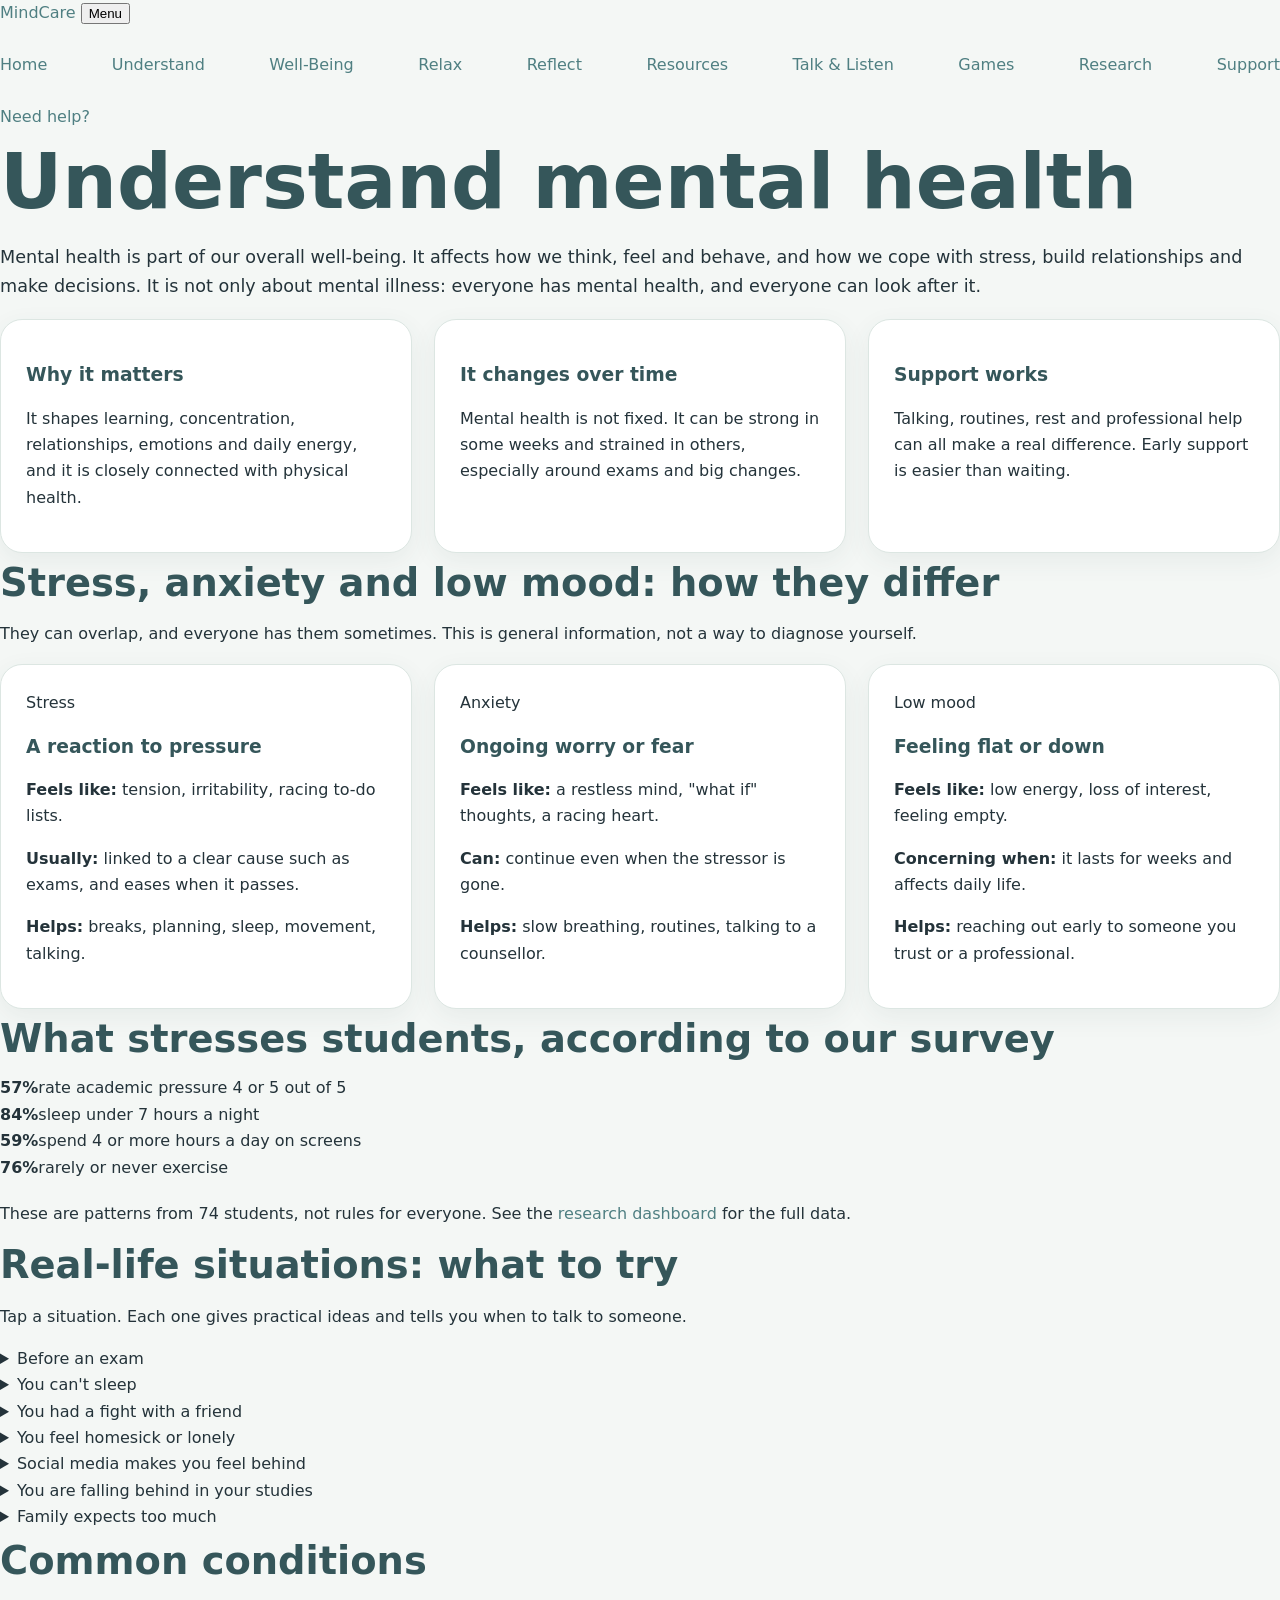
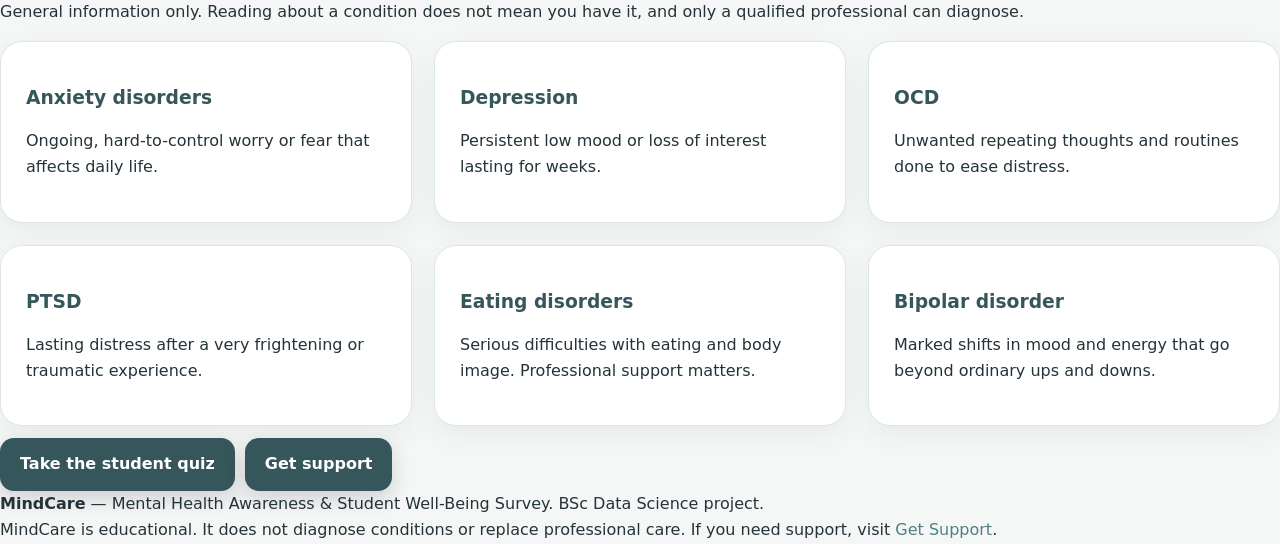
<file: understand.html>
<!DOCTYPE html>
<html lang="en"><head><meta charset="utf-8"><meta name="viewport" content="width=device-width, initial-scale=1, viewport-fit=cover"><title>Understand | MindCare</title><link rel="stylesheet" href="style.css"></head>
<body><div id="site-header"></div>
<main>
<section class="sec"><div class="w">
<h1 class="ph">Understand mental health</h1>
<p style="font-size:1.1rem">Mental health is part of our overall well-being. It affects how we think, feel and behave, and how we cope with stress, build relationships and make decisions. It is not only about mental illness: everyone has mental health, and everyone can look after it.</p>
<div class="grid">
<div class="card plain"><h3>Why it matters</h3><p>It shapes learning, concentration, relationships, emotions and daily energy, and it is closely connected with physical health.</p></div>
<div class="card plain"><h3>It changes over time</h3><p>Mental health is not fixed. It can be strong in some weeks and strained in others, especially around exams and big changes.</p></div>
<div class="card plain"><h3>Support works</h3><p>Talking, routines, rest and professional help can all make a real difference. Early support is easier than waiting.</p></div>
</div></div></section>

<section class="sec alt"><div class="w">
<h2>Stress, anxiety and low mood: how they differ</h2>
<p class="mu">They can overlap, and everyone has them sometimes. This is general information, not a way to diagnose yourself.</p>
<div class="grid">
<div class="card plain"><span class="tag">Stress</span><h3>A reaction to pressure</h3><p><b>Feels like:</b> tension, irritability, racing to-do lists.</p><p><b>Usually:</b> linked to a clear cause such as exams, and eases when it passes.</p><p><b>Helps:</b> breaks, planning, sleep, movement, talking.</p></div>
<div class="card plain"><span class="tag">Anxiety</span><h3>Ongoing worry or fear</h3><p><b>Feels like:</b> a restless mind, "what if" thoughts, a racing heart.</p><p><b>Can:</b> continue even when the stressor is gone.</p><p><b>Helps:</b> slow breathing, routines, talking to a counsellor.</p></div>
<div class="card plain"><span class="tag">Low mood</span><h3>Feeling flat or down</h3><p><b>Feels like:</b> low energy, loss of interest, feeling empty.</p><p><b>Concerning when:</b> it lasts for weeks and affects daily life.</p><p><b>Helps:</b> reaching out early to someone you trust or a professional.</p></div>
</div></div></section>

<section class="sec"><div class="w">
<h2>What stresses students, according to our survey</h2>
<div class="stats" id="ks"></div>
<p class="mu" style="margin-top:20px">These are patterns from 74 students, not rules for everyone. See the <a href="research.html">research dashboard</a> for the full data.</p>
</div></section>

<section class="sec alt"><div class="w">
<h2>Real-life situations: what to try</h2>
<p class="mu">Tap a situation. Each one gives practical ideas and tells you when to talk to someone.</p>
<details><summary>Before an exam</summary><p><b>What's happening:</b> Pressure makes your body feel on alert, and it is hard to focus.</p><p><b>Try:</b> Study in 25-minute blocks with 5-minute breaks. Sleep properly the night before. Do a few rounds of slow breathing before you walk in.</p><p><b>Talk to someone if:</b> panic or dread keeps stopping you from studying or attending.</p></details>
<details><summary>You can't sleep</summary><p><b>What's happening:</b> A busy mind and late screens make it hard to switch off.</p><p><b>Try:</b> Keep a regular bedtime, put the phone away 30 minutes before bed, write down worries on paper, then try slow breathing.</p><p><b>Talk to someone if:</b> sleep problems last for weeks.</p></details>
<details><summary>You had a fight with a friend</summary><p><b>What's happening:</b> Conflict hurts, and the mind replays it.</p><p><b>Try:</b> Give it a little time, then say how you felt using "I" sentences. Listen without interrupting.</p><p><b>Talk to someone if:</b> you feel isolated or can't stop thinking about it.</p></details>
<details><summary>You feel homesick or lonely</summary><p><b>What's happening:</b> A new place and routine can feel isolating.</p><p><b>Try:</b> Call home at a fixed time, join one club or study group, and invite one person for tea or a walk.</p><p><b>Talk to someone if:</b> loneliness stays heavy for weeks.</p></details>
<details><summary>Social media makes you feel behind</summary><p><b>What's happening:</b> You compare your everyday life with other people's highlights.</p><p><b>Try:</b> Mute accounts that drain you, set a daily limit, and plan one offline activity you enjoy.</p><p><b>Talk to someone if:</b> comparison is hurting how you see yourself.</p></details>
<details><summary>You are falling behind in your studies</summary><p><b>What's happening:</b> Backlog builds guilt and avoidance.</p><p><b>Try:</b> List what is due, pick the smallest task, do 10 minutes, and ask a teacher for help early.</p><p><b>Talk to someone if:</b> you feel hopeless about catching up.</p></details>
<details><summary>Family expects too much</summary><p><b>What's happening:</b> Family hopes can feel like heavy pressure.</p><p><b>Try:</b> Pick a calm moment and share your honest workload and feelings. Use the starter sentences on the <a href="reflect.html">Reflect</a> page.</p><p><b>Talk to someone if:</b> you can't speak to them and the pressure keeps growing. A teacher or counsellor can help.</p></details>
</div></section>

<section class="sec"><div class="w">
<h2>Common conditions</h2>
<p class="mu">General information only. Reading about a condition does not mean you have it, and only a qualified professional can diagnose.</p>
<div class="grid">
<div class="card plain"><h3>Anxiety disorders</h3><p>Ongoing, hard-to-control worry or fear that affects daily life.</p></div>
<div class="card plain"><h3>Depression</h3><p>Persistent low mood or loss of interest lasting for weeks.</p></div>
<div class="card plain"><h3>OCD</h3><p>Unwanted repeating thoughts and routines done to ease distress.</p></div>
<div class="card plain"><h3>PTSD</h3><p>Lasting distress after a very frightening or traumatic experience.</p></div>
<div class="card plain"><h3>Eating disorders</h3><p>Serious difficulties with eating and body image. Professional support matters.</p></div>
<div class="card plain"><h3>Bipolar disorder</h3><p>Marked shifts in mood and energy that go beyond ordinary ups and downs.</p></div>
</div>
<div class="btns"><a class="btn" href="quiz.html">Take the student quiz</a><a class="btn o" href="support.html">Get support</a></div>
</div></section>
</main>
<div id="site-footer"></div>
<script src="data.js"></script><script src="script.js"></script>
<script>
const R=SURVEY.rows,n=R.length,pc=f=>Math.round(R.filter(f).length/n*100)+"%";
document.getElementById("ks").innerHTML=[[pc(r=>r.p>=4),"rate academic pressure 4 or 5 out of 5"],[pc(r=>r.sl<=2),"sleep under 7 hours a night"],[pc(r=>r.sc>=2),"spend 4 or more hours a day on screens"],[pc(r=>r.x<=1),"rarely or never exercise"]]
.map(([b,t])=>`<div class="stat"><b>${b}</b><span>${t}</span></div>`).join("");
</script></body></html>
</file>
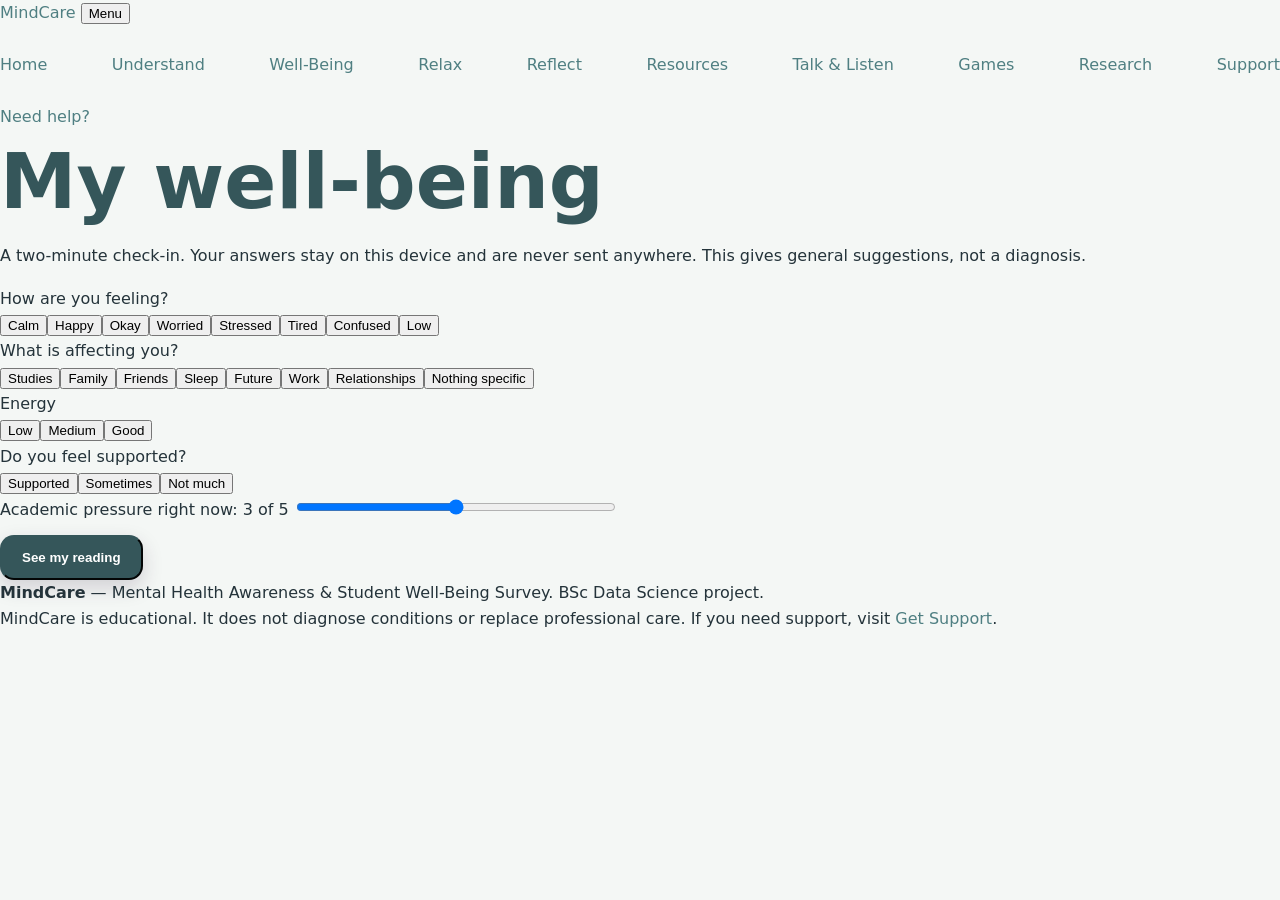
<file: wellbeing.html>
<!DOCTYPE html>
<html lang="en"><head><meta charset="utf-8"><meta name="viewport" content="width=device-width, initial-scale=1, viewport-fit=cover"><title>My Well-Being | MindCare</title><link rel="stylesheet" href="style.css"></head>
<body><div id="site-header"></div>
<main>
<section class="sec"><div class="w">
<h1 class="ph">My well-being</h1>
<p class="mu">A two-minute check-in. Your answers stay on this device and are never sent anywhere. This gives general suggestions, not a diagnosis.</p>
<p id="back" class="mu"></p>
<span class="lb">How are you feeling?</span><div class="chips" data-g="feel"></div>
<span class="lb">What is affecting you?</span><div class="chips" data-g="aff"></div>
<span class="lb">Energy</span><div class="chips" data-g="en"></div>
<span class="lb">Do you feel supported?</span><div class="chips" data-g="sup"></div>
<label class="lb" for="pr">Academic pressure right now: <span id="prv">3</span> of 5</label>
<input type="range" id="pr" min="1" max="5" value="3" style="width:100%;max-width:320px">
<div class="btns"><button class="btn" id="go">See my reading</button></div>
<div id="res" aria-live="polite"></div>
</div></section>
</main>
<div id="site-footer"></div><script src="script.js"></script>
<script>
const O={feel:["Calm","Happy","Okay","Worried","Stressed","Tired","Confused","Low"],aff:["Studies","Family","Friends","Sleep","Future","Work","Relationships","Nothing specific"],en:["Low","Medium","Good"],sup:["Supported","Sometimes","Not much"]};
const W={Calm:"Sunny",Happy:"Sunny",Okay:"Partly cloudy",Worried:"Cloudy",Confused:"Cloudy",Tired:"Cloudy",Stressed:"Stormy",Low:"Rainy"};
const S={},$=s=>document.querySelector(s);
document.querySelectorAll("[data-g]").forEach(e=>{const g=e.dataset.g;O[g].forEach(v=>{const b=document.createElement("button");b.className="chip";b.textContent=v;b.setAttribute("aria-pressed","false");
b.onclick=()=>{[...e.children].forEach(x=>x.setAttribute("aria-pressed","false"));b.setAttribute("aria-pressed","true");S[g]=v};e.appendChild(b)})});
$("#pr").oninput=e=>$("#prv").textContent=e.target.value;
const last=st.get("mc_last");if(last.length)$("#back").textContent="Welcome back! Last time your mood weather was "+last[0].w.toLowerCase()+". No pressure, just check in when you like.";
$("#go").onclick=()=>{
 const {feel,aff,en,sup}=S,p=+$("#pr").value;
 if(!feel){$("#res").innerHTML='<div class="out"><p>Please choose how you are feeling first.</p></div>';return}
 const a=[];
 if(["Stressed","Worried"].includes(feel)||p>=4)a.push("try Pocket Calm on the <a href='relax.html'>Relax page</a>, or split one task into a smaller step");
 if(feel==="Tired"||en==="Low")a.push("take a short break, drink some water and rest");
 if(feel==="Confused")a.push("write what is on your mind in <a href='reflect.html'>Reflect</a> and pick one question to tackle");
 if(feel==="Low")a.push("reach out to someone you trust");
 if(sup==="Not much"||sup==="Sometimes")a.push("tell one person how you've been feeling");
 if(!a.length)a.push("notice what is helping and keep it going");
 const tiny={Stressed:"Take 3 slow deep breaths.",Worried:"Take 3 slow deep breaths.",Tired:"Drink a glass of water.",Low:"Send a short message to a friend.",Confused:"Write down one thing on your mind."}[feel]||"Step outside for two minutes.";
 let h=`<div class="out"><p>Your mood weather: <span class="big">${W[feel]}</span></p><p>You chose <b>${feel.toLowerCase()}</b>${aff&&aff!=="Nothing specific"?` and said <b>${aff.toLowerCase()}</b> is on your mind`:""}. You could ${a.join(", or ")}.</p><p><b>One tiny action for today:</b> ${tiny}</p><p>You rated academic pressure ${p} of 5. In our survey of 74 students, the average was about 3.5.</p></div>`;
 if(feel==="Low"&&(sup==="Not much"||en==="Low"))h+='<div class="warn">If low feelings are lasting or heavy, please consider talking to someone. Visit <a href="support.html">Get Support</a>.</div>';
 $("#res").innerHTML=h;
 st.set("mc_last",[{w:W[feel],d:new Date().toDateString()}])};
</script></body></html>
</file>
<file: style.css>
:root{
  --plum:#352044;
  --plum2:#5A356D;
  --peach:#FFF1E6;
  --cream:#FFF9F4;
  --sage:#DDE9DF;
  --sage2:#BFD7C2;
  --rose:#E8B7B7;
  --ink:#302A33;
  --muted:#756D76;
  --white:#FFFFFF;
  --line:#E9DCD4;
  --shadow:0 18px 45px rgba(53,32,68,.10);
}
*{box-sizing:border-box}
html{scroll-behavior:smooth}
body{
  margin:0;
  color:var(--ink);
  background:var(--cream);
  font-family:Inter,ui-sans-serif,system-ui,-apple-system,BlinkMacSystemFont,"Segoe UI",sans-serif;
  line-height:1.65;
}
a{color:var(--plum2);text-decoration:none}
a:hover{text-decoration:underline}
.wrap{width:min(1160px,92%);margin:auto}
.top{
  position:sticky;top:0;z-index:50;
  background:rgba(255,249,244,.94);
  backdrop-filter:blur(16px);
  border-bottom:1px solid var(--line);
}
nav{min-height:78px;display:flex;align-items:center;justify-content:space-between;gap:25px}
.brand{font-weight:900;color:var(--plum);font-size:1.15rem;line-height:1.1}
.brand span{display:block;color:var(--muted);font-size:.72rem;font-weight:600;margin-top:4px}
.links{display:flex;flex-wrap:wrap;justify-content:flex-end;gap:7px}
.links a{padding:8px 10px;border-radius:12px;font-size:.88rem;color:var(--ink)}
.links a:hover{background:var(--peach);text-decoration:none}
.hero{padding:72px 0 55px;background:linear-gradient(135deg,var(--peach),var(--sage))}
.hero-grid{display:grid;grid-template-columns:1.05fr .95fr;gap:55px;align-items:center}
.eyebrow,.num{font-size:.74rem;font-weight:900;letter-spacing:.13em;color:var(--plum2)}
h1{font-size:clamp(2.6rem,6vw,5.2rem);line-height:1.02;margin:12px 0 22px;color:var(--plum)}
h1 span{color:var(--plum2)}
h2{font-size:clamp(1.8rem,3vw,2.7rem);line-height:1.15;color:var(--plum);margin:8px 0 14px}
h3{color:var(--plum);line-height:1.25}
.lead{font-size:1.08rem;color:#625961;max-width:650px}
.btn{
  display:inline-block;margin:12px 10px 0 0;padding:13px 20px;
  border-radius:14px;background:var(--plum);color:white;font-weight:800;
  box-shadow:0 8px 20px rgba(53,32,68,.18)
}
.btn:hover{text-decoration:none;transform:translateY(-1px)}
.btn.alt{background:white;color:var(--plum);border:1px solid var(--line)}
.hero-photo,.image-card{
  min-height:420px;border-radius:30px;background-size:cover;background-position:center;
  box-shadow:var(--shadow);position:relative;overflow:hidden
}
.hero-photo:after,.image-card:after{
  content:"";position:absolute;inset:0;background:linear-gradient(180deg,transparent 45%,rgba(53,32,68,.42))
}
.section{padding:75px 0}
.soft{background:#F6EFEA}
.mintbg{background:var(--sage)}
.section-head{max-width:760px;margin-bottom:32px}
.muted{color:var(--muted)}
.grid{display:grid;grid-template-columns:repeat(3,1fr);gap:22px}
.card{
  background:white;border:1px solid var(--line);border-radius:22px;padding:25px;
  box-shadow:0 10px 30px rgba(53,32,68,.06)
}
.card.photo{padding:0;overflow:hidden}
.card.photo img{display:block;width:100%;height:210px;object-fit:cover}
.card .inside{padding:24px}
.card a{font-weight:800}
.feature-row{display:grid;grid-template-columns:1fr 1fr;gap:25px;align-items:stretch}
.image-card{min-height:360px}
.overlay{
  position:absolute;z-index:2;bottom:0;left:0;right:0;padding:30px;color:white
}
.overlay h3{color:white;margin:0 0 7px}
.footer{padding:45px 0;background:var(--plum);color:#F9F0F5}
.footer strong{color:white}
.footer p{max-width:780px;color:#D9CBD9}
@media(max-width:900px){
  .hero-grid,.feature-row{grid-template-columns:1fr}
  .grid{grid-template-columns:repeat(2,1fr)}
  .links{display:none}
}
@media(max-width:620px){
  .grid{grid-template-columns:1fr}
  .hero{padding-top:45px}
  .hero-photo{min-height:300px}
  .section{padding:55px 0}
}
/* Homepage uses the calmer theme above */
:root{--plum:#35565a;--plum2:#4f7f82;--peach:#edf3f0;--cream:#f4f7f5;--sage:#e3eee9;--sage2:#c9ddd4;--rose:#d8e7e1;--ink:#24333a;--muted:#68767a;--line:#dce6e2;--shadow:0 12px 32px rgba(51,79,84,.08)}
body{background:var(--cream);color:var(--ink)}
.top{background:rgba(244,247,245,.96);border-bottom-color:var(--line)}
.brand,h1,h2,h3{color:var(--plum)}.brand span,.muted{color:var(--muted)}
.links a{color:var(--ink)}.links a:hover{background:var(--peach)}
.hero{background:linear-gradient(135deg,#e7f0ec,#f4f7f5)}
.hero-photo,.image-card{box-shadow:var(--shadow)}
.soft{background:#eef3f1}.mintbg{background:#e3eee9}.card{box-shadow:0 8px 26px rgba(51,79,84,.07);border-color:var(--line)}
.num{display:none!important}.btn{background:var(--plum);border-color:var(--plum)}.btn.alt{color:var(--plum)}
</file>
